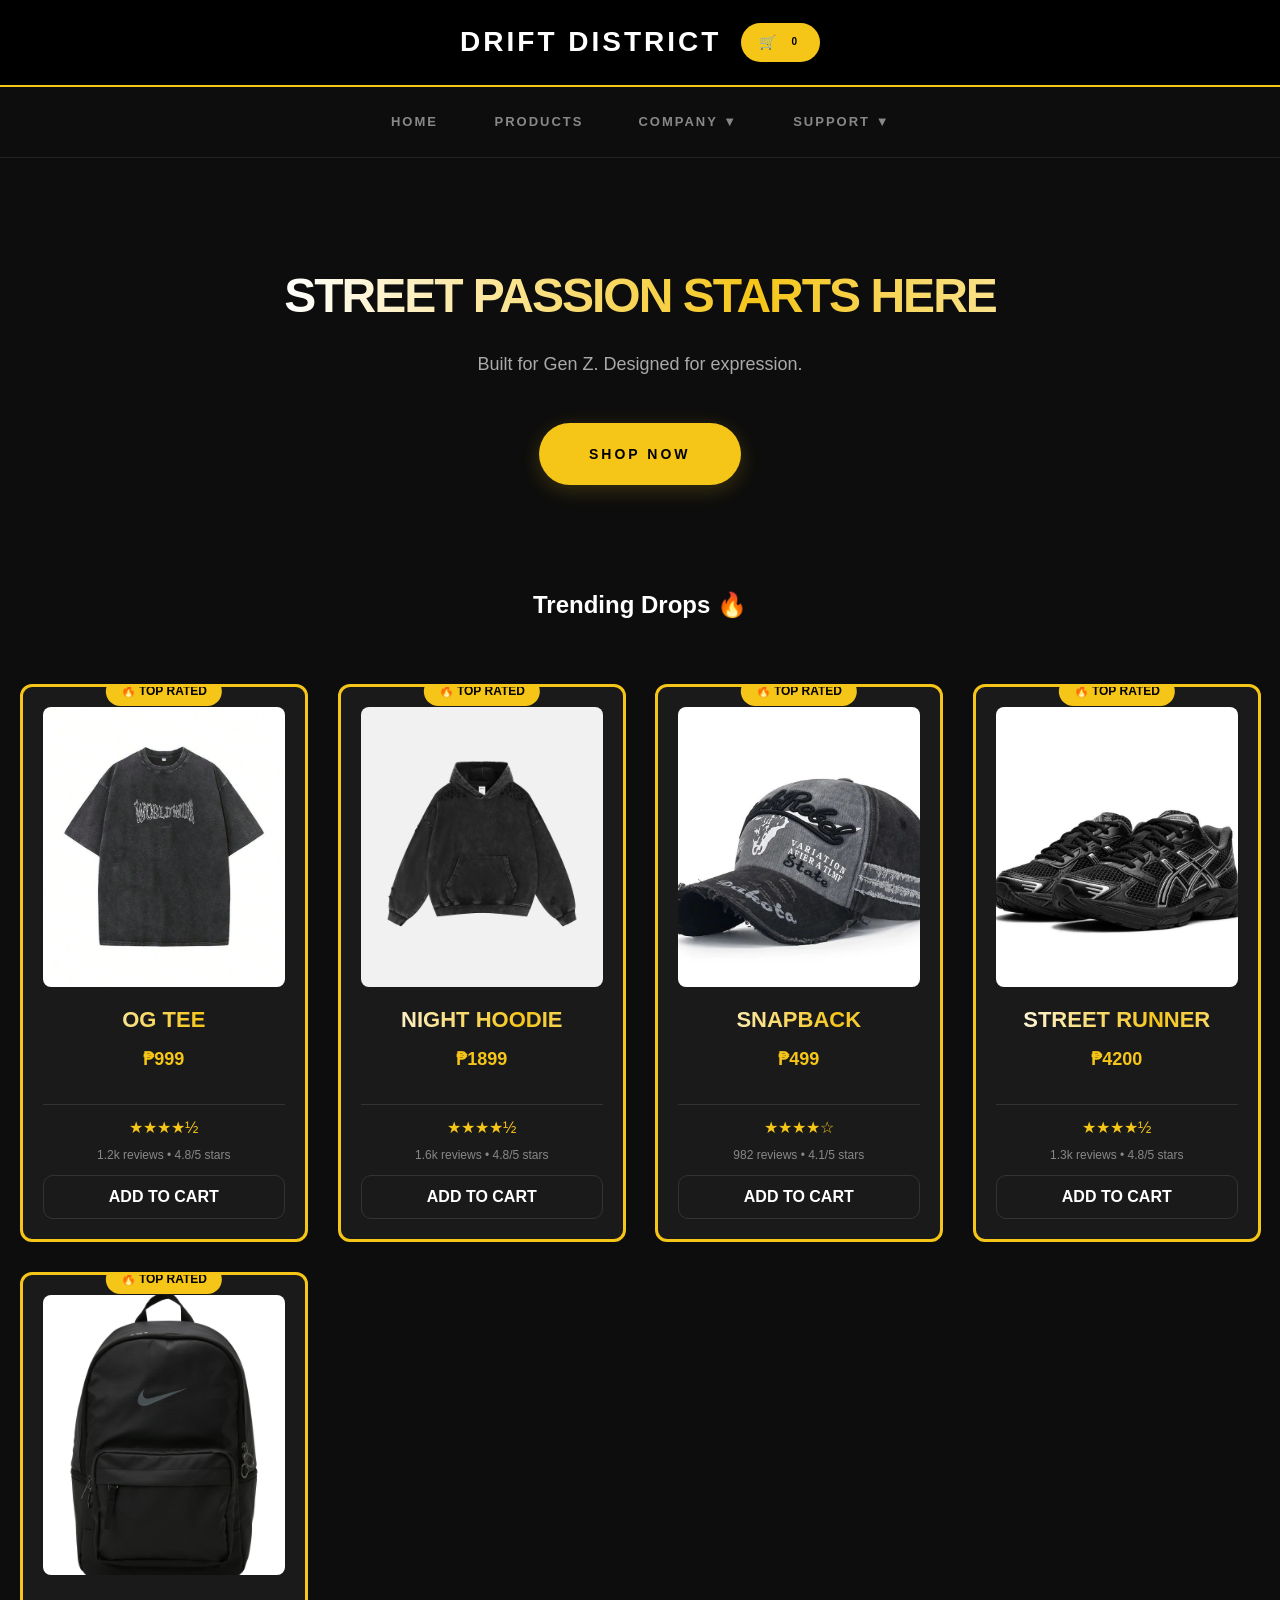
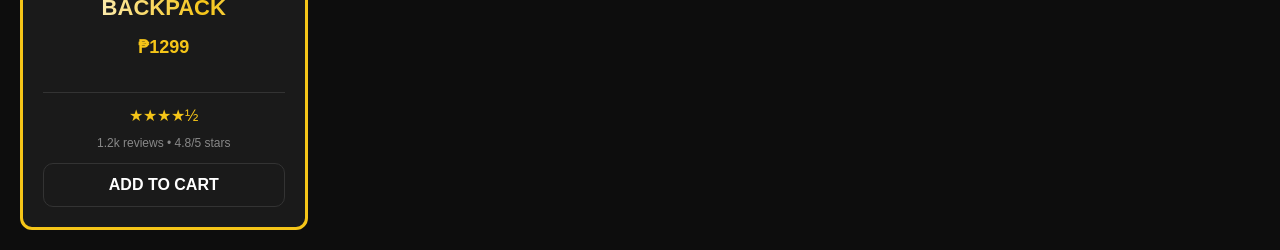
<file: index.html>
<!DOCTYPE html>
<html lang="en">
<head>
    <meta charset="UTF-8">
    <meta name="viewport" content="width=device-width, initial-scale=1.0">
    <title>Drift District | Trending Drops</title>
    <link rel="stylesheet" href="style.css">
    <style>
        .shimmer-text {
            background: linear-gradient(90deg, #fff, #f5c518, #fff, #f5c518);
            background-size: 200% auto;
            -webkit-background-clip: text;
            -webkit-text-fill-color: transparent;
            background-clip: text;
            animation: shine 3s linear infinite;
            font-weight: 800;
        }
        
        @keyframes shine {
            0% { background-position: -200% center; }
            100% { background-position: 200% center; }
        }
        
        .card:hover .shimmer-text {
            animation-duration: 1s;
        }

        @keyframes float {
            0%, 100% { transform: translateY(0); }
            50% { transform: translateY(-20px); }
        }
        
        .floating-icon {
            display: block;
            width: fit-content;
            margin: 0 auto 10px;
            animation: float 3s ease-in-out infinite !important;
        }

        .hero {
            overflow: visible;
            padding: 100px 20px;
            text-align: center;
        }

        .hero h2 {
            font-size: 3rem;
            text-transform: uppercase;
        }

        .products {
            display: grid;
            grid-template-columns: repeat(auto-fit, minmax(280px, 1fr));
            gap: 30px;
            padding: 20px;
            max-width: 1400px;
            margin: 0 auto;
        }

        .card {
            background: #1a1a1a;
            border: 1px solid #333;
            padding: 20px;
            text-align: center;
            border-radius: 12px;
            transition: transform 0.3s, border-color 0.3s;
            width: 100%;
            position: relative;
        }

        .card:hover {
            transform: scale(1.05);
            border-color: #f5c518;
        }

        .card img {
            width: 100%;
            height: 280px;
            object-fit: cover;
            border-radius: 8px;
            margin-bottom: 15px;
        }

        .review-section {
            margin-top: 10px;
            padding-top: 10px;
            border-top: 1px solid #333;
        }

        .stars {
            color: #f5c518;
            font-size: 16px;
            margin-bottom: 5px;
        }

        .review-count {
            color: #888;
            font-size: 12px;
            margin-bottom: 10px;
        }

        .top-rated-badge {
            position: absolute;
            top: -10px;
            left: 50%;
            transform: translateX(-50%);
            background: #f5c518;
            color: #000;
            padding: 5px 15px;
            border-radius: 15px;
            font-weight: bold;
            font-size: 12px;
            z-index: 10;
        }

        .card.top-rated {
            border: 3px solid #f5c518;
        }

        header {
            display: flex;
            flex-direction: column;
            align-items: center;
            width: 100%;
        }

        .header-top {
            display: flex;
            justify-content: center;
            align-items: center;
            gap: 20px;
            padding: 20px 40px;
            background: #000;
            border-bottom: 2px solid #f5c518;
            width: 100%;
        }

        .header-top h1 {
            margin: 0;
            font-size: 28px;
            letter-spacing: 3px;
        }

        .cart-icon {
            background: #f5c518;
            color: #000;
            padding: 8px 18px;
            border-radius: 30px;
            text-decoration: none;
            font-weight: bold;
            font-size: 14px;
            transition: 0.3s;
            display: inline-flex;
            align-items: center;
            gap: 8px;
        }

        .cart-icon:hover {
            background: #fff;
            transform: scale(1.05);
        }

        nav {
            display: flex;
            justify-content: center;
            align-items: center;
            gap: 25px;
            padding: 15px 20px;
            background: #0d0d0d;
            border-bottom: 1px solid #222;
            width: 100%;
        }

        nav > a, .dropdown > a {
            color: #888;
            text-decoration: none;
            font-weight: bold;
            font-size: 13px;
            text-transform: uppercase;
            letter-spacing: 2px;
            transition: 0.3s;
            padding: 10px 15px;
            cursor: pointer;
            display: flex;
            align-items: center;
            justify-content: center;
            text-align: center;
            min-width: 80px;
            height: 40px;
            line-height: 1;
            box-sizing: border-box;
        }

        .dropdown {
            position: relative;
            display: flex;
            align-items: center;
        }

        .dropdown > a {
            margin: 0;
        }

        nav > a:hover, .dropdown:hover > a {
            color: #f5c518;
        }

        .dropdown-content {
            display: none;
            position: absolute;
            background: #111;
            min-width: 160px;
            border: 1px solid #333;
            border-radius: 8px;
            z-index: 1000;
            top: 100%;
            left: 50%;
            transform: translateX(-50%);
            margin-top: 10px;
            box-shadow: 0 10px 30px rgba(0,0,0,0.5);
            overflow: hidden;
        }

        .dropdown:hover .dropdown-content {
            display: block;
            animation: fadeInDown 0.3s ease;
        }

        @keyframes fadeInDown {
            from {
                opacity: 0;
                transform: translateX(-50%) translateY(-10px);
            }
            to {
                opacity: 1;
                transform: translateX(-50%) translateY(0);
            }
        }

        .dropdown-content a {
            display: block;
            padding: 12px 20px;
            color: #888;
            text-decoration: none;
            font-size: 12px;
            text-transform: uppercase;
            letter-spacing: 1px;
            transition: all 0.3s ease;
            border-bottom: 1px solid #222;
            text-align: center;
        }

        .dropdown-content a:last-child {
            border-bottom: none;
        }

        .dropdown-content a:hover {
            background: #f5c518;
            color: #000;
        }

        @media (max-width: 768px) {
            .header-top {
                padding: 15px 20px;
                gap: 12px;
            }
            
            .header-top h1 {
                font-size: 20px;
            }
            
            .cart-icon {
                padding: 6px 14px;
                font-size: 12px;
            }
            
            nav {
                gap: 8px;
                padding: 12px 10px;
            }
            
            nav > a, .dropdown > a {
                font-size: 10px;
                padding: 8px 10px;
                min-width: 60px;
                height: 36px;
            }
        }

        @media (max-width: 600px) {
            .header-top h1 {
                font-size: 18px;
            }
            
            nav {
                gap: 5px;
            }
            
            nav > a, .dropdown > a {
                font-size: 9px;
                padding: 6px 8px;
                min-width: 50px;
                height: 32px;
            }
        }
    </style>
</head>
<body>

<div id="notification-container"></div>

<header>
    <div class="header-top">
        <h1>DRIFT DISTRICT</h1>
        <a href="cart.html" class="cart-icon">🛒 <span id="cart-count">0</span></a>
    </div>
    <nav>
        <a href="index.html">Home</a>
        <a href="products.html">Products</a>
        
        <div class="dropdown">
            <a>Company ▼</a>
            <div class="dropdown-content">
                <a href="about.html">About Us</a>
                <a href="team.html">Our Team</a>
                <a href="suppliers.html">Suppliers</a>
            </div>
        </div>
        
        <div class="dropdown">
            <a>Support ▼</a>
            <div class="dropdown-content">
                <a href="contact.html">Contact</a>
                <a href="admin.html">Admin Panel</a>
            </div>
        </div>
    </nav>
</header>

<section class="hero">
    <h2 class="floating-icon shimmer-text">Street Passion Starts Here</h2>
    <p>Built for Gen Z. Designed for expression.</p>
    <a href="products.html" class="btn">Shop Now</a>
</section>

<section class="featured">
    <h2 style="text-align: center; margin-bottom: 40px;">Trending Drops 🔥</h2>
    <div class="products" id="trending-grid"><p style="text-align: center; color: #888;">Loading...</p></div>
</section>

<script src="script.js"></script>
<script>
    function loadTrending() {
        const trendingGrid = document.getElementById('trending-grid');
        if (!trendingGrid) return;
        
        if (typeof inventory === 'undefined' || typeof productReviews === 'undefined') {
            setTimeout(loadTrending, 100);
            return;
        }
        
        const getAverageRating = (productName) => {
            const reviews = productReviews[productName] || [];
            if (reviews.length === 0) return 0;
            const sum = reviews.reduce((acc, r) => acc + r.stars, 0);
            return (sum / reviews.length).toFixed(1);
        };
        
        const getStarHTML = (rating) => {
            const numRating = parseFloat(rating);
            let stars = '';
            for (let i = 1; i <= 5; i++) {
                if (i <= numRating) stars += '★';
                else if (i - 0.5 <= numRating) stars += '½';
                else stars += '☆';
            }
            return stars;
        };
        
        const formatReviewCount = (count) => {
            if (count >= 1000) return (count / 1000).toFixed(1) + 'k';
            return count;
        };
        
        const isTopRated = (productName) => {
            return ["OG TEE", "NIGHT HOODIE", "SNAPBACK", "STREET RUNNER", "BACKPACK"].includes(productName);
        };
        
        const trendingItems = [
            inventory.tees[0],      
            inventory.hoodies[0],   
            inventory.caps[0],      
            inventory.shoes[1],     
            inventory.acc[3]        
        ];
        
        trendingGrid.innerHTML = trendingItems.map(item => {
            const avgRating = getAverageRating(item.name);
            const reviews = productReviews[item.name] || [];
            const reviewCount = reviews.length;
            const topRated = isTopRated(item.name);
            
            return `
            <div class="card ${topRated ? 'top-rated' : ''}">
                ${topRated ? '<div class="top-rated-badge">🔥 TOP RATED</div>' : ''}
                <img src="images/${item.img}" alt="${item.name}">
                <h3 class="shimmer-text">${item.name}</h3>
                <p>₱${item.price}</p>
                
                <div class="review-section">
                    <div class="stars">${getStarHTML(avgRating)}</div>
                    <div class="review-count">${formatReviewCount(reviewCount)} reviews • ${avgRating}/5 stars</div>
                </div>
                
                <button class="btn add-to-cart" data-name="${item.name}" data-price="${item.price}">Add to Cart</button>
            </div>
        `}).join('');
    }
    
    document.addEventListener('DOMContentLoaded', () => {
        setTimeout(loadTrending, 300);
    });
</script>

</body>
</html>
</file>
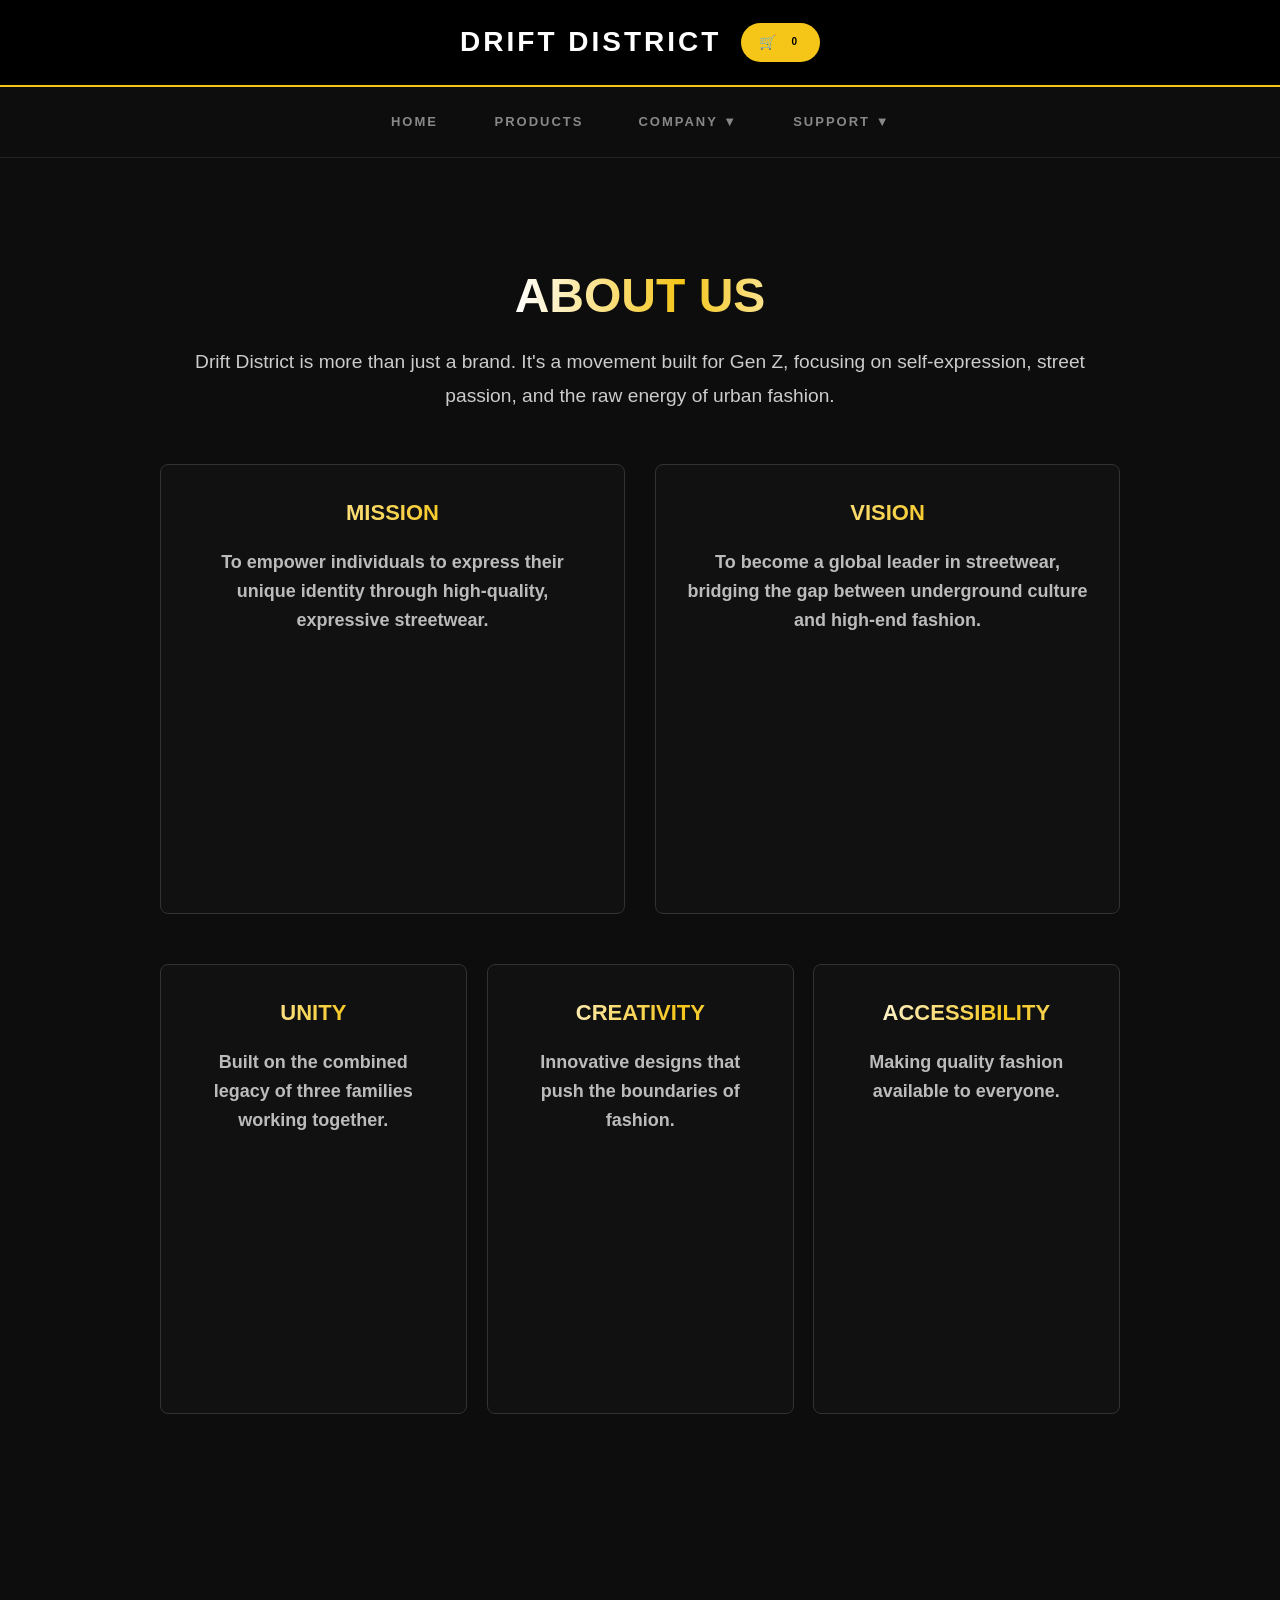
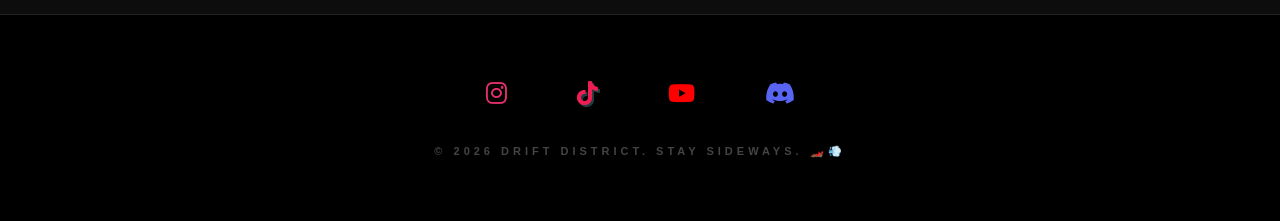
<file: about.html>
<!DOCTYPE html>
<html lang="en">
<head>
    <meta charset="UTF-8">
    <meta name="viewport" content="width=device-width, initial-scale=1.0">
    <title>About - Drift District</title>
    <link rel="stylesheet" href="style.css">
    <link rel="stylesheet" href="https://cdnjs.cloudflare.com/ajax/libs/font-awesome/6.0.0/css/all.min.css">
    
    <style>

        .shimmer-text {
            background: linear-gradient(90deg, #fff, #f5c518, #fff, #f5c518);
            background-size: 200% auto;
            -webkit-background-clip: text;
            -webkit-text-fill-color: transparent;
            background-clip: text;
            animation: shine 3s linear infinite;
            font-weight: 800;
            text-transform: uppercase;
        }
        
        @keyframes shine {
            0% { background-position: -200% center; }
            100% { background-position: 200% center; }
        }

        @keyframes float {
            0%, 100% { transform: translateY(0); }
            50% { transform: translateY(-20px); }
        }
        
        .floating-icon {
            display: block;
            width: fit-content;
            margin: 0 auto 10px;
            animation: float 3s ease-in-out infinite !important;
            color: #f5c518;
            font-size: 3rem; /* Sized for a heading */
            font-weight: 800;
        }

        .about-container {
            padding: 100px 20px;
            text-align: center;
            max-width: 1000px;
            margin: 0 auto;
        }

        .description-text {
            font-size: 1.2rem;
            line-height: 1.8;
            color: #ccc;
            margin-bottom: 50px;
        }
        
        .info-grid {
            display: grid; 
            grid-template-columns: repeat(auto-fit, minmax(300px, 1fr)); 
            gap: 30px; 
            margin-bottom: 50px;
        }

        .card {
            background: #111; /* Match your product card vibe */
            border: 1px solid #333;
            padding: 30px;
            border-radius: 8px;
            transition: 0.3s;
        }

        .card:hover {
            border-color: #f5c518;
            transform: translateY(-5px);
        }

        .card p {
            color: #bbb;
            margin-top: 10px;
        }

        footer {
            padding: 60px 20px;
            text-align: center;
            border-top: 1px solid #222;
        }

        .social-links a {
            color: white;
            margin: 0 15px;
            font-size: 1.5rem;
            transition: 0.3s;
        }

        .social-links a:hover {
            color: #f5c518;
        }
    </style>
</head>
<body>

<div id="notification-container"></div>

<header>
    <div class="header-top">
        <h1>DRIFT DISTRICT</h1>
        <a href="cart.html" class="cart-icon">🛒 <span id="cart-count">0</span></a>
    </div>
    <nav>
        <a href="index.html">Home</a>
        <a href="products.html">Products</a>
        

        <div class="dropdown">
            <a>Company ▼</a>
            <div class="dropdown-content">
                <a href="about.html">About Us</a>
                <a href="team.html">Our Team</a>
                <a href="suppliers.html">Suppliers</a>
            </div>
        </div>
        
        <div class="dropdown">
            <a>Support ▼</a>
            <div class="dropdown-content">
                <a href="contact.html">Contact</a>
                <a href="admin.html">Admin Panel</a>
            </div>
        </div>
    </nav>
</header>

<section class="about-container">
    <!-- Using the floating-icon class from Index -->
    <h2 class="floating-icon shimmer-text">ABOUT US</h2>
    
    <p class="description-text">
        Drift District is more than just a brand. It's a movement built for Gen Z, focusing on self-expression, street passion, and the raw energy of urban fashion.
    </p>

    <!-- Mission & Vision -->
    <div class="info-grid">
        <div class="card">
            <h3 class="shimmer-text">MISSION</h3>
            <p>To empower individuals to express their unique identity through high-quality, expressive streetwear.</p>
        </div>

        <div class="card">
            <h3 class="shimmer-text">VISION</h3>
            <p>To become a global leader in streetwear, bridging the gap between underground culture and high-end fashion.</p>
        </div>
    </div>

    <!-- Legacy / Values Section -->
    <div style="display: grid; grid-template-columns: repeat(auto-fit, minmax(250px, 1fr)); gap: 20px;">
        <div class="card">
            <h3 style="color: #f5c518;">UNITY</h3>
            <p>Built on the combined legacy of three families working together.</p>
        </div>
        <div class="card">
            <h3 style="color: #f5c518;">CREATIVITY</h3>
            <p>Innovative designs that push the boundaries of fashion.</p>
        </div>
        <div class="card">
            <h3 style="color: #f5c518;">ACCESSIBILITY</h3>
            <p>Making quality fashion available to everyone.</p>
        </div>
    </div>
</section>

<footer>
    <div class="footer-content">
        <div class="social-links">
            <a href="#" target="_blank" class="instagram"><i class="fab fa-instagram"></i></a>
            <a href="#" target="_blank" class="tiktok"><i class="fab fa-tiktok"></i></a>
            <a href="#" target="_blank" class="youtube"><i class="fab fa-youtube"></i></a>
            <a href="#" target="_blank" class="discord"><i class="fab fa-discord"></i></a>
        </div>
        <p class="copyright">
            © 2026 DRIFT DISTRICT. STAY SIDEWAYS. 🏎️💨
        </p>
    </div>
</footer>
<script src="script.js"></script>
</body>
</html>
</file>
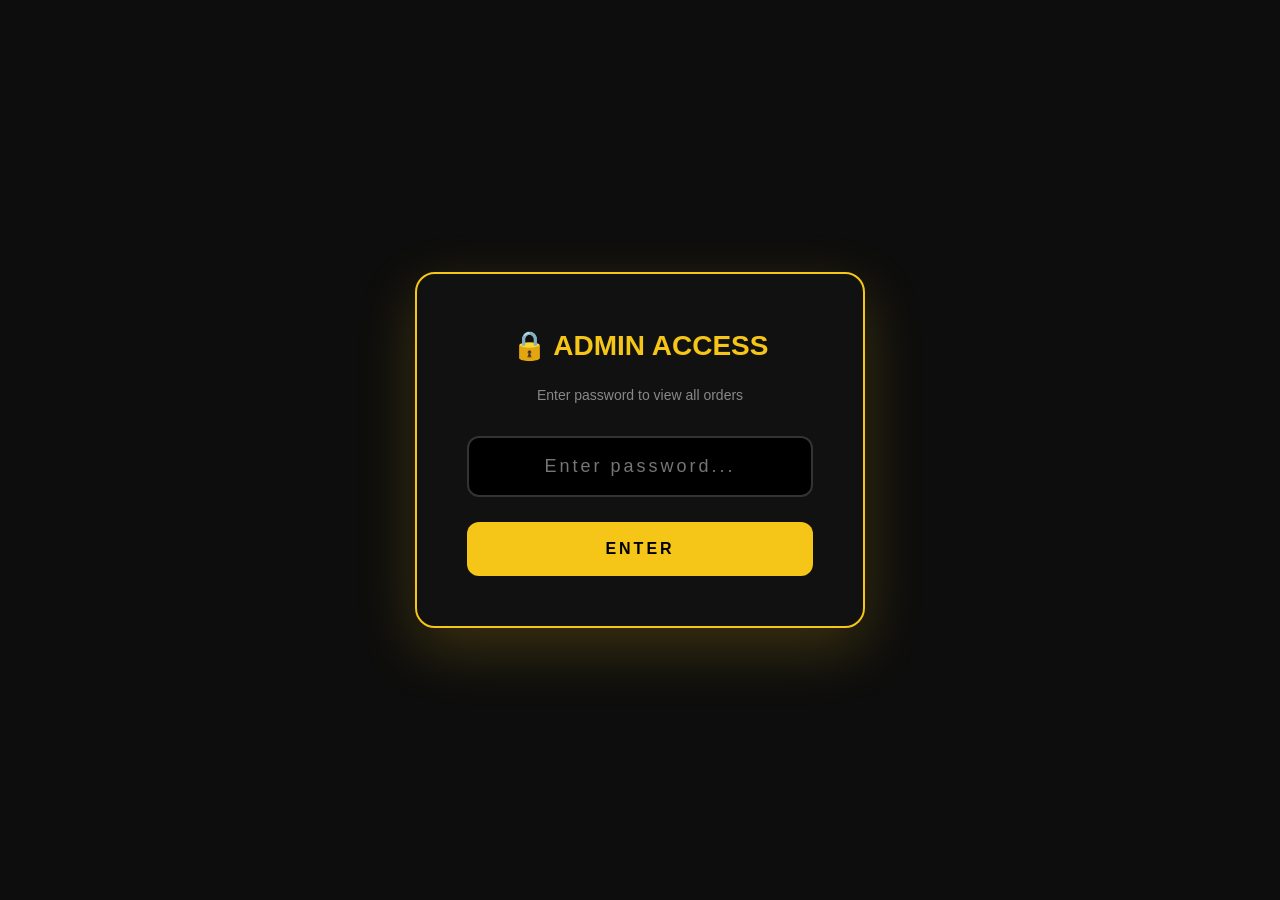
<file: admin.html>
<!DOCTYPE html>
<html lang="en">
<head>
    <meta charset="UTF-8">
    <meta name="viewport" content="width=device-width, initial-scale=1.0">
    <title>Admin - Drift District</title>
    <link rel="stylesheet" href="style.css">
    <link rel="stylesheet" href="https://cdnjs.cloudflare.com/ajax/libs/font-awesome/6.0.0/css/all.min.css">
    <style>
        .admin-container {
            padding: 40px 20px;
            max-width: 1200px;
            margin: 0 auto;
        }

        .password-gate {
            position: fixed;
            top: 0;
            left: 0;
            right: 0;
            bottom: 0;
            background: #0d0d0d;
            display: flex;
            align-items: center;
            justify-content: center;
            z-index: 10000;
        }

        .password-box {
            background: #111;
            border: 2px solid #f5c518;
            padding: 50px;
            border-radius: 20px;
            text-align: center;
            max-width: 450px;
            width: 90%;
            box-shadow: 0 20px 60px rgba(245, 197, 24, 0.2);
        }

        .password-box h2 {
            color: #f5c518;
            margin-bottom: 15px;
            font-size: 28px;
        }

        .password-box p {
            color: #888;
            margin-bottom: 30px;
            font-size: 14px;
        }

        .password-box input {
            width: 100%;
            padding: 18px 25px;
            background: #000;
            border: 2px solid #333;
            color: #fff;
            border-radius: 12px;
            margin-bottom: 25px;
            font-size: 18px;
            text-align: center;
            letter-spacing: 3px;
            outline: none;
            transition: 0.3s;
        }

        .password-box input:focus {
            border-color: #f5c518;
            box-shadow: 0 0 20px rgba(245, 197, 24, 0.3);
        }

        .password-box button {
            width: 100%;
            padding: 18px;
            background: #f5c518;
            color: #000;
            border: none;
            border-radius: 12px;
            font-weight: 900;
            cursor: pointer;
            font-size: 16px;
            text-transform: uppercase;
            letter-spacing: 3px;
            transition: 0.3s;
        }

        .password-box button:hover {
            background: #fff;
            transform: translateY(-3px);
            box-shadow: 0 10px 30px rgba(245, 197, 24, 0.4);
        }

        .admin-header {
            text-align: center;
            margin-bottom: 40px;
            padding: 30px;
            background: #111;
            border: 2px solid #f5c518;
            border-radius: 15px;
        }

        .admin-header h2 {
            color: #f5c518;
            font-size: 32px;
            margin-bottom: 10px;
        }

        .admin-header p {
            color: #888;
            font-size: 14px;
        }

        .stats-grid {
            display: grid;
            grid-template-columns: repeat(auto-fit, minmax(150px, 1fr));
            gap: 20px;
            margin-bottom: 40px;
        }

        .stat-card {
            background: #111;
            border: 1px solid #333;
            padding: 25px;
            border-radius: 12px;
            text-align: center;
            transition: 0.3s;
        }

        .stat-card:hover {
            border-color: #f5c518;
            transform: translateY(-5px);
        }

        .stat-card h4 {
            color: #888;
            font-size: 12px;
            text-transform: uppercase;
            margin-bottom: 10px;
            letter-spacing: 2px;
        }

        .stat-card p {
            color: #f5c518;
            font-size: 32px;
            font-weight: 900;
        }

        .admin-order-card {
            background: #111;
            border: 1px solid #333;
            border-radius: 15px;
            padding: 25px;
            margin-bottom: 20px;
            transition: 0.3s;
        }

        .admin-order-card:hover {
            border-color: #f5c518;
            transform: translateY(-5px);
            box-shadow: 0 10px 30px rgba(245, 197, 24, 0.1);
        }

        .order-header {
            display: flex;
            justify-content: space-between;
            align-items: center;
            margin-bottom: 20px;
            padding-bottom: 20px;
            border-bottom: 1px solid #333;
            flex-wrap: wrap;
            gap: 15px;
        }

        .order-id {
            color: #f5c518;
            font-size: 24px;
            font-weight: 900;
            letter-spacing: 2px;
        }

        .order-details {
            display: grid;
            grid-template-columns: repeat(auto-fit, minmax(200px, 1fr));
            gap: 20px;
            margin-bottom: 20px;
        }

        .detail-group h4 {
            color: #888;
            font-size: 11px;
            text-transform: uppercase;
            margin-bottom: 8px;
            letter-spacing: 1px;
        }

        .detail-group p {
            color: #fff;
            font-size: 15px;
        }

        .items-list {
            background: #0d0d0d;
            padding: 20px;
            border-radius: 10px;
            margin-bottom: 20px;
        }

        .items-list h4 {
            color: #f5c518;
            margin-bottom: 15px;
            font-size: 14px;
            text-transform: uppercase;
        }

        .item-row {
            display: flex;
            justify-content: space-between;
            padding: 12px 0;
            border-bottom: 1px solid #222;
            color: #ccc;
            font-size: 14px;
        }

        .item-row:last-child {
            border-bottom: none;
        }

        .hidden { 
            display: none !important; 
        }

        .no-orders {
            text-align: center;
            padding: 80px 20px;
            color: #888;
        }

        .admin-notification {
            position: fixed;
            bottom: 30px;
            right: 30px;
            background: #f5c518;
            color: #000;
            padding: 16px 28px;
            border-radius: 12px;
            font-weight: 900;
            text-transform: uppercase;
            box-shadow: 0 10px 30px rgba(0,0,0,0.5);
            z-index: 10001;
            animation: slideIn 0.3s ease, fadeOut 0.3s 2.7s forwards;
        }

        @keyframes slideIn {
            from { transform: translateX(120%); opacity: 0; }
            to { transform: translateX(0); opacity: 1; }
        }

        @keyframes fadeOut {
            to { opacity: 0; transform: translateY(20px); }
        }

        @keyframes shake {
            0%, 100% { transform: translateX(0); }
            25% { transform: translateX(-10px); }
            75% { transform: translateX(10px); }
        }
    </style>
</head>
<body>

<header>
    <div class="header-top">
        <h1>DRIFT DISTRICT</h1>
        <a href="cart.html" class="cart-icon">🛒 <span id="cart-count">0</span></a>
    </div>
    <nav>
        <a href="index.html">Home</a>
        <a href="products.html">Products</a>
        
        <div class="dropdown">
            <a>Company ▼</a>
            <div class="dropdown-content">
                <a href="about.html">About Us</a>
                <a href="team.html">Our Team</a>
                <a href="suppliers.html">Suppliers</a>
            </div>
        </div>
        
        <div class="dropdown">
            <a>Support ▼</a>
            <div class="dropdown-content">
                <a href="contact.html">Contact</a>
                <a href="admin.html">Admin Panel</a>
            </div>
        </div>
    </nav>
</header>

<div class="password-gate" id="passwordGate">
    <div class="password-box">
        <h2>🔒 ADMIN ACCESS</h2>
        <p>Enter password to view all orders</p>
        <input type="password" id="adminPassword" placeholder="Enter password..." onkeypress="if(event.key==='Enter')checkPassword()">
        <button onclick="checkPassword()">ENTER</button>
        <p id="errorMsg" style="color: #ef4444; margin-top: 20px; display: none; font-weight: bold;">Wrong password!</p>
    </div>
</div>

<div class="admin-container hidden" id="adminDashboard">
    <div class="admin-header">
        <h2>📦 ORDER MANAGEMENT</h2>
        <p>View all customer orders</p>
    </div>
    
    <div class="stats-grid">
        <div class="stat-card">
            <h4>Total Orders</h4>
            <p id="totalOrders">0</p>
        </div>
        <div class="stat-card">
            <h4>Total Revenue</h4>
            <p id="totalRevenue">₱0</p>
        </div>
    </div>

    <div id="ordersList"></div>
</div>

<footer>
    <div class="footer-content">
        <div class="social-links">
            <a href="#" class="instagram"><i class="fab fa-instagram"></i></a>
            <a href="#" class="tiktok"><i class="fab fa-tiktok"></i></a>
            <a href="#" class="youtube"><i class="fab fa-youtube"></i></a>
            <a href="#" class="discord"><i class="fab fa-discord"></i></a>
        </div>
        <p class="copyright">© 2026 DRIFT DISTRICT. STAY SIDEWAYS. 🏎️💨</p>
    </div>
</footer>

<script>
    const ADMIN_PASSWORD = 'drift2026';
    
    function showNotification(msg) {
        const notif = document.createElement('div');
        notif.className = 'admin-notification';
        notif.innerText = msg;
        document.body.appendChild(notif);
        setTimeout(() => notif.remove(), 3000);
    }
    
    function checkPassword() {
        const input = document.getElementById('adminPassword').value;
        if (input === ADMIN_PASSWORD) {
            document.getElementById('passwordGate').classList.add('hidden');
            document.getElementById('adminDashboard').classList.remove('hidden');
            loadOrders();
        } else {
            document.getElementById('errorMsg').style.display = 'block';
            document.querySelector('.password-box').style.animation = 'shake 0.5s';
            setTimeout(() => {
                document.querySelector('.password-box').style.animation = '';
            }, 500);
        }
    }
    
    function loadOrders() {
        let orders = JSON.parse(localStorage.getItem('driftOrders')) || [];
        
        document.getElementById('totalOrders').textContent = orders.length;
        
        const revenue = orders.reduce((sum, o) => sum + (o.total || 0), 0);
        document.getElementById('totalRevenue').textContent = '₱' + revenue.toLocaleString();
        
        const container = document.getElementById('ordersList');
        
        if (orders.length === 0) {
            container.innerHTML = `
                <div class="no-orders">
                    <p style="font-size: 48px; margin-bottom: 20px;">📭</p>
                    <p style="font-size: 18px; margin-bottom: 10px;">No orders found</p>
                </div>
            `;
            return;
        }
        
        container.innerHTML = orders.map(order => `
            <div class="admin-order-card">
                <div class="order-header">
                    <div>
                        <span class="order-id">#${order.id}</span>
                        <p style="color: #666; font-size: 12px; margin-top: 8px;">
                            📅 ${order.date || 'N/A'} | 
                            👤 ${order.customer?.name || 'N/A'} | 
                            📱 ${order.customer?.phone || 'N/A'}
                        </p>
                    </div>
                </div>
                
                <div class="order-details">
                    <div class="detail-group">
                        <h4>Total Amount</h4>
                        <p>₱${(order.total || 0).toLocaleString()}</p>
                    </div>
                </div>
                
                <div class="items-list">
                    <h4>Order Items (${order.items?.length || 0})</h4>
                    ${order.items?.map(item => `
                        <div class="item-row">
                            <span>${item.name} x ${item.quantity}</span>
                            <span>₱${((item.price || 0) * (item.quantity || 1)).toLocaleString()}</span>
                        </div>
                    `).join('') || '<div class="item-row">No items</div>'}
                </div>
            </div>
        `).join('');
    }
    
    window.checkPassword = checkPassword;
    window.loadOrders = loadOrders;
</script>

</body>
</html>
</file>
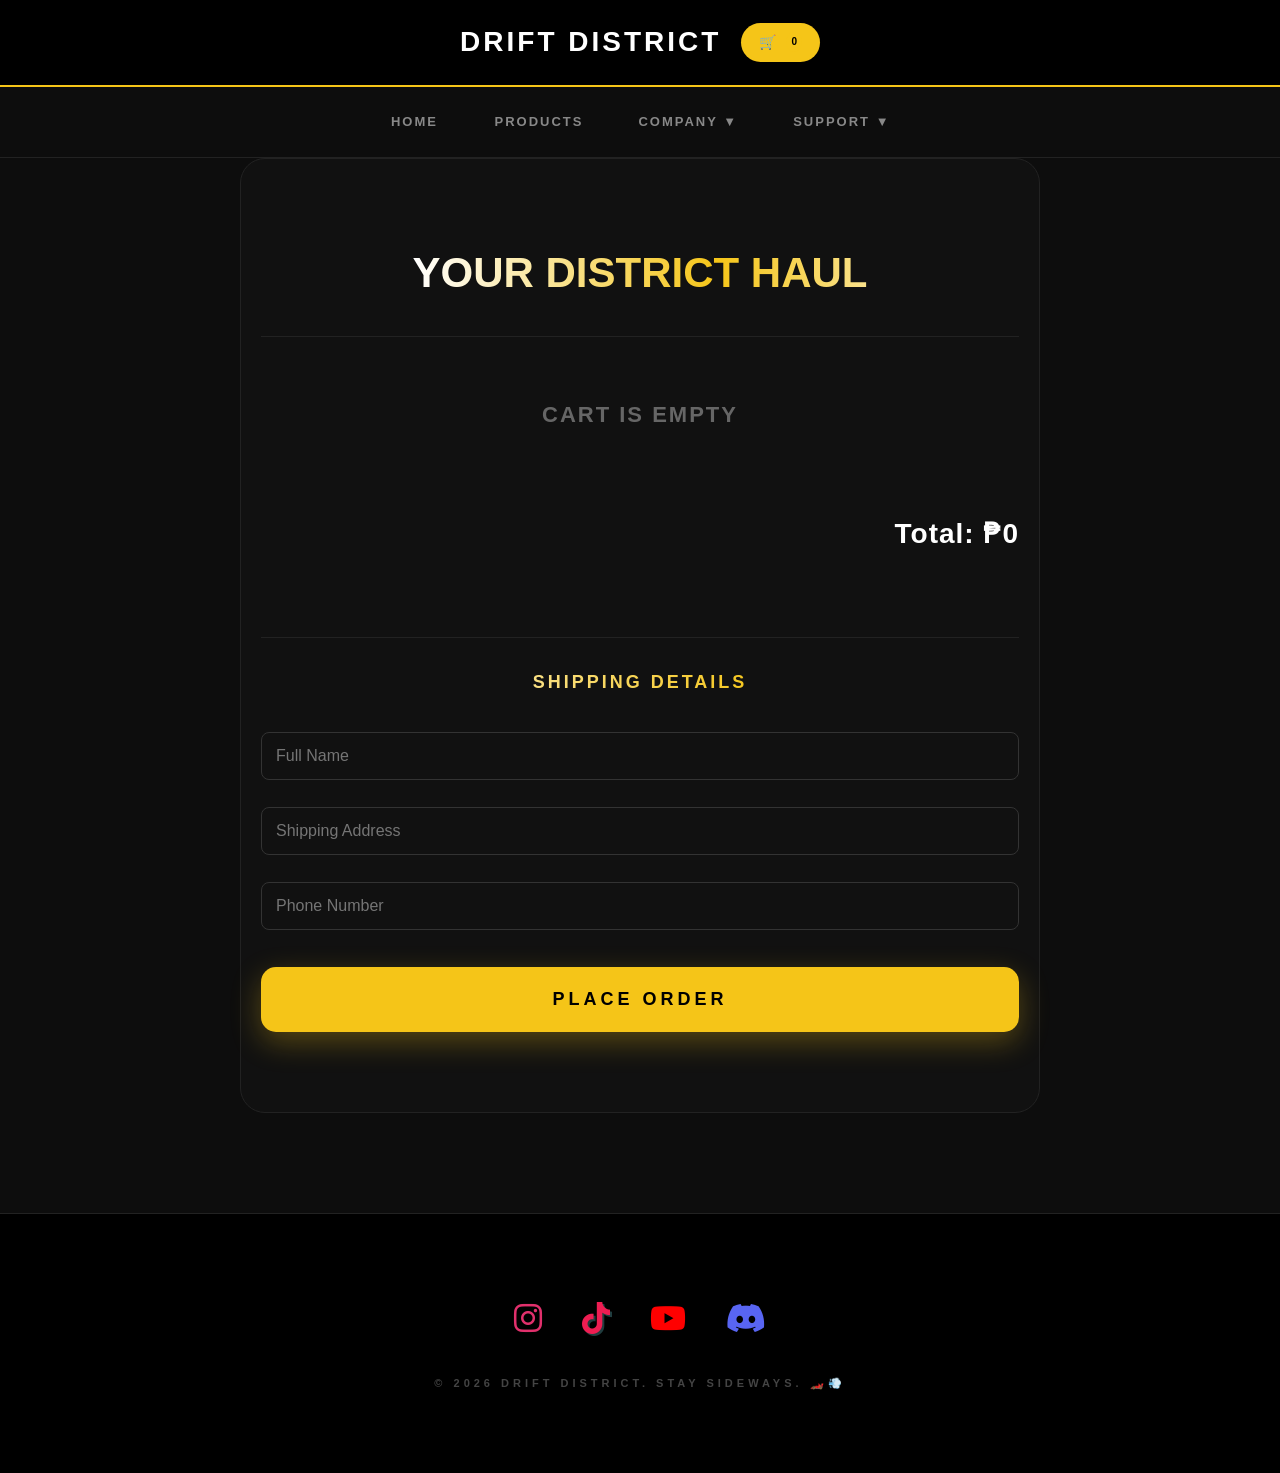
<file: cart.html>
<!DOCTYPE html>
<html lang="en">
<head>
    <meta charset="UTF-8">
    <meta name="viewport" content="width=device-width, initial-scale=1.0">
    <title>Your Cart - Drift District</title>
    <link rel="stylesheet" href="style.css">
    <link rel="stylesheet" href="https://cdnjs.cloudflare.com/ajax/libs/font-awesome/6.0.0/css/all.min.css">
    <style>

        .shimmer-text {
            background: linear-gradient(90deg, #fff, #f5c518, #fff, #f5c518);
            background-size: 200% auto;
            -webkit-background-clip: text;
            -webkit-text-fill-color: transparent;
            background-clip: text;
            animation: shine 3s linear infinite;
            font-weight: 800;
            text-transform: uppercase;
        }

        @keyframes shine {
            0% { background-position: -200% center; }
            100% { background-position: 200% center; }
        }

        @keyframes float {
            0%, 100% { transform: translateY(0); }
            50% { transform: translateY(-20px); }
        }
        
        .floating-icon {
            display: block;
            width: fit-content;
            margin: 0 auto 10px;
            animation: float 3s ease-in-out infinite !important;
        }

        /* Cart Specific Styling */
        .cart-container {
            padding: 80px 20px;
            max-width: 800px;
            margin: 0 auto;
        }

        #cart-items {
            margin-top: 30px;
            border-top: 1px solid #222;
        }

        .cart-item {
            display: flex;
            justify-content: space-between;
            align-items: center;
            padding: 20px;
            background: #111;
            margin-bottom: 10px;
            border-radius: 8px;
            border-left: 3px solid #f5c518;
        }

        .remove-btn {
            background: #ff4444;
            color: white;
            border: none;
            padding: 5px 10px;
            border-radius: 4px;
            cursor: pointer;
            font-weight: bold;
        }

        .checkout-form input {
            width: 100%;
            padding: 14px;
            margin-bottom: 12px;
            background: #111;
            border: 1px solid #333;
            color: white;
            border-radius: 8px;
            outline: none;
        }

        .checkout-form input:focus {
            border-color: #f5c518;
        }
    </style>
</head>
<body>

<div id="notification-container"></div>

<header>
    <div class="header-top">
        <h1>DRIFT DISTRICT</h1>
        <a href="cart.html" class="cart-icon">🛒 <span id="cart-count">0</span></a>
    </div>
    <nav>
        <a href="index.html">Home</a>
        <a href="products.html">Products</a>
        

        <div class="dropdown">
            <a>Company ▼</a>
            <div class="dropdown-content">
                <a href="about.html">About Us</a>
                <a href="team.html">Our Team</a>
                <a href="suppliers.html">Suppliers</a>
            </div>
        </div>
        

        <div class="dropdown">
            <a>Support ▼</a>
            <div class="dropdown-content">
                <a href="contact.html">Contact</a>
                <a href="admin.html">Admin Panel</a>
            </div>
        </div>
    </nav>
</header>

<div class="cart-container">

    <h2 class="floating-icon shimmer-text" style="font-size: 42px; text-align: center;">YOUR DISTRICT HAUL</h2>
    
    <div id="cart-items">

    </div>

    <div id="cart-total" style="text-align:right; margin-top: 20px; font-weight: 900; font-size: 28px; color: #fff; letter-spacing: 1px;">
        Total: ₱0
    </div>

    <div class="checkout-form">
        <h3 class="shimmer-text" style="margin-top: 50px; border-top: 1px solid #222; padding-top: 30px; text-align: center; font-size: 18px; letter-spacing: 3px; margin-bottom: 20px;">SHIPPING DETAILS</h3>
        <input type="text" id="name" placeholder="Full Name" required>
        <input type="text" id="address" placeholder="Shipping Address" required>
        <input type="tel" id="phone" placeholder="Phone Number" required pattern="[0-9]*" inputmode="numeric" onkeypress="return event.charCode >= 48 && event.charCode <= 57" oninput="this.value = this.value.replace(/[^0-9]/g, '')">
        
        <button class="btn checkout-btn" onclick="checkout()" style="width: 100%; padding: 18px; font-size: 18px; font-weight: 800; background: #f5c518; color: #000; border: none; cursor: pointer; border-radius: 8px; margin-top: 10px;">PLACE ORDER</button>
    </div>
</div>

<script src="script.js"></script>

<footer>
    <div class="footer-content">
        <div class="social-links">
            <a href="#" target="_blank" class="instagram"><i class="fab fa-instagram"></i></a>
            <a href="#" target="_blank" class="tiktok"><i class="fab fa-tiktok"></i></a>
            <a href="#" target="_blank" class="youtube"><i class="fab fa-youtube"></i></a>
            <a href="#" target="_blank" class="discord"><i class="fab fa-discord"></i></a>
        </div>
        <p class="copyright">
            © 2026 DRIFT DISTRICT. STAY SIDEWAYS. 🏎️💨
        </p>
    </div>
</footer>


</body>
</html>
</file>
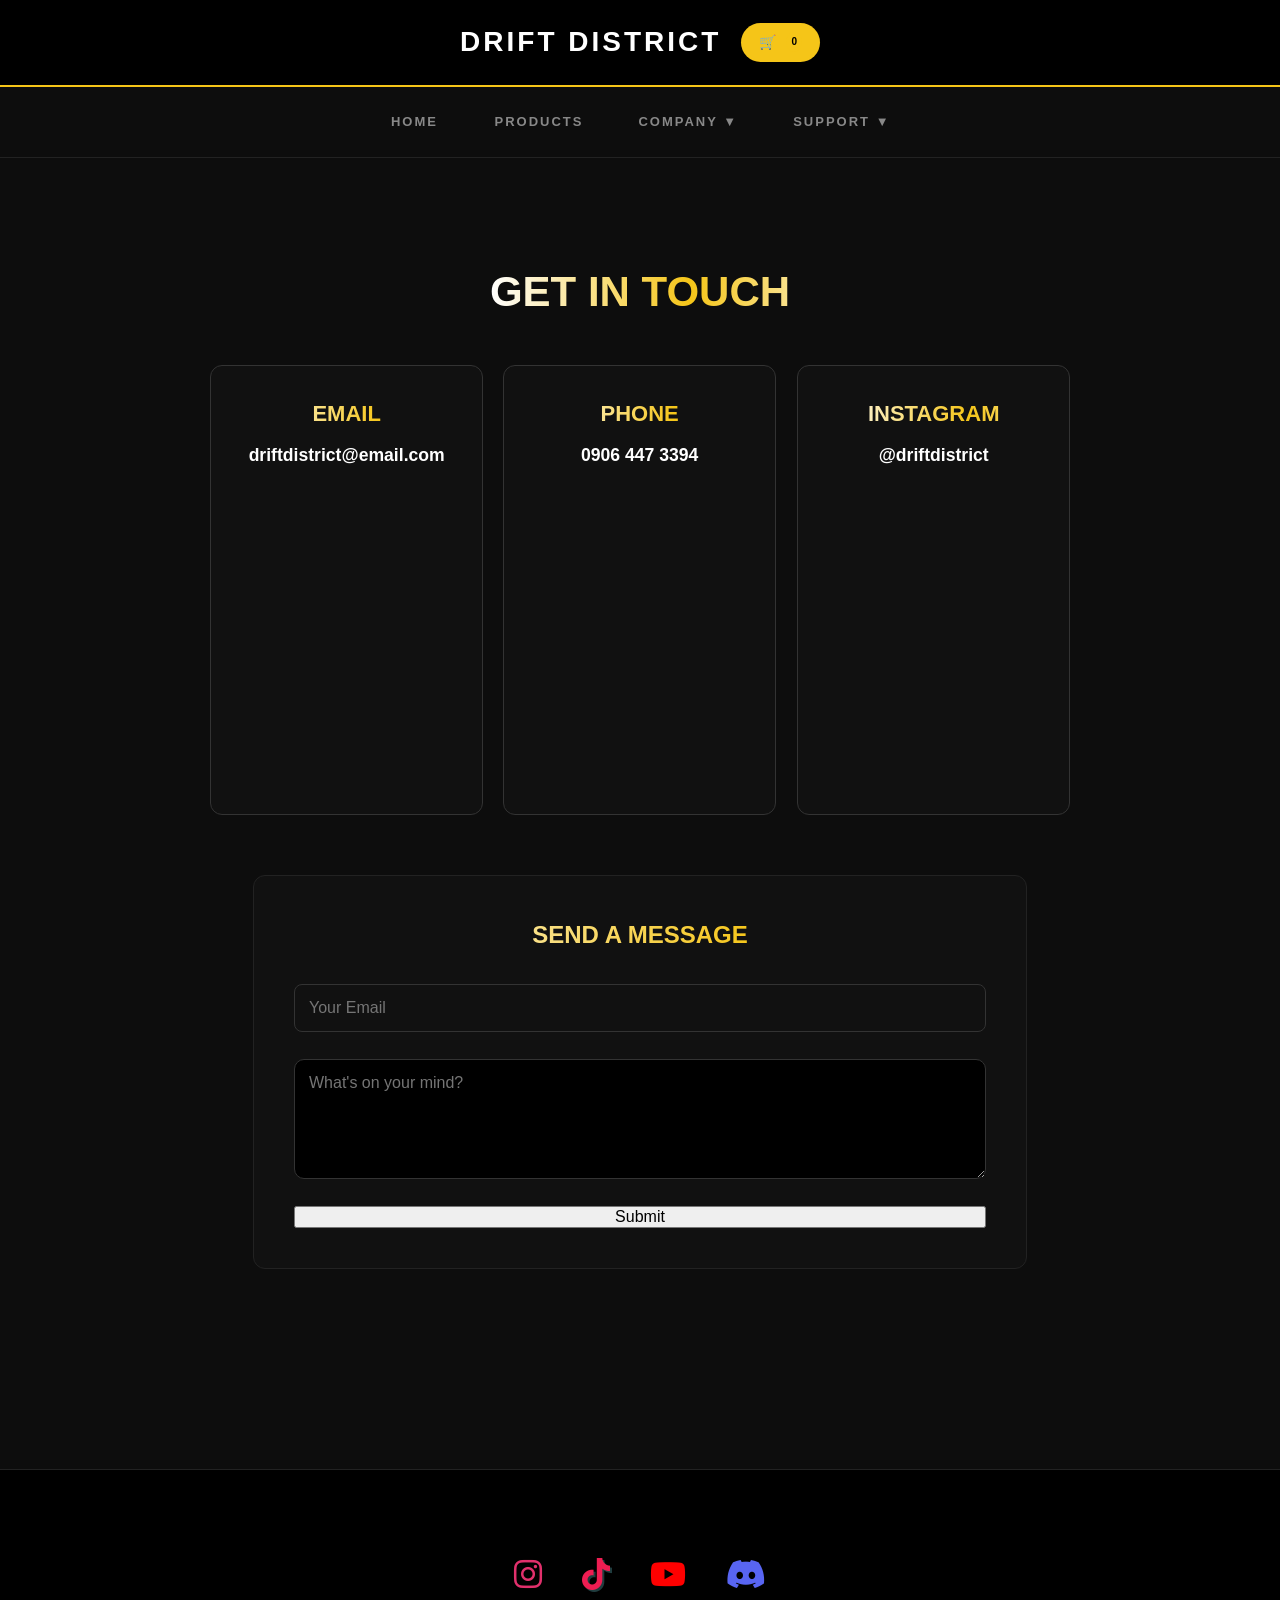
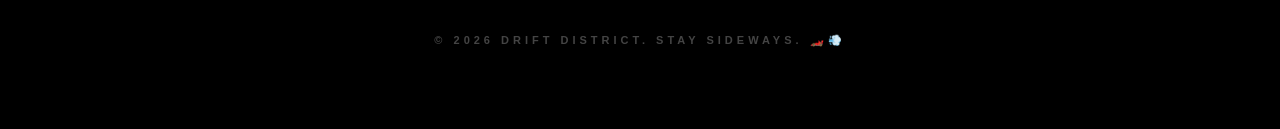
<file: contact.html>
<!DOCTYPE html>
<html lang="en">
<head>
    <meta charset="UTF-8">
    <meta name="viewport" content="width=device-width, initial-scale=1.0">
    <title>Contact - Drift District</title>
    <link rel="stylesheet" href="style.css">
    <link rel="stylesheet" href="https://cdnjs.cloudflare.com/ajax/libs/font-awesome/6.0.0/css/all.min.css">
    <style>

        .shimmer-text {
            background: linear-gradient(90deg, #fff, #f5c518, #fff, #f5c518);
            background-size: 200% auto;
            -webkit-background-clip: text;
            -webkit-text-fill-color: transparent;
            background-clip: text;
            animation: shine 3s linear infinite;
            font-weight: 800;
            text-transform: uppercase;
        }

        @keyframes shine {
            0% { background-position: -200% center; }
            100% { background-position: 200% center; }
        }

        @keyframes float {
            0%, 100% { transform: translateY(0); }
            50% { transform: translateY(-20px); }
        }
        
        .floating-icon {
            display: block;
            width: fit-content;
            margin: 0 auto 10px;
            animation: float 3s ease-in-out infinite !important;
        }

        .contact-details p {
            color: #ffffff; 
            font-size: 1.1rem;
        }

        .card {
            background: #111;
            border: 1px solid #333;
            padding: 30px;
            border-radius: 12px;
            transition: 0.3s;
        }

        .card:hover {
            border-color: #f5c518;
            transform: translateY(-5px);
        }
    </style>
</head>
<body>

<div id="notification-container"></div>

<header>
    <div class="header-top">
        <h1>DRIFT DISTRICT</h1>
        <a href="cart.html" class="cart-icon">🛒 <span id="cart-count">0</span></a>
    </div>
    <nav>
        <a href="index.html">Home</a>
        <a href="products.html">Products</a>
        

        <div class="dropdown">
            <a>Company ▼</a>
            <div class="dropdown-content">
                <a href="about.html">About Us</a>
                <a href="team.html">Our Team</a>
                <a href="suppliers.html">Suppliers</a>
            </div>
        </div>
        

        <div class="dropdown">
            <a>Support ▼</a>
            <div class="dropdown-content">
                <a href="contact.html">Contact</a>
                <a href="admin.html">Admin Panel</a>
            </div>
        </div>
    </nav>
</header>

<section style="padding: 100px 20px; text-align: center; max-width: 900px; margin: 0 auto;">
    <h2 class="floating-icon shimmer-text" style="font-size: 42px; margin-bottom: 40px;">GET IN TOUCH</h2>
    
    <div class="contact-details" style="display: grid; grid-template-columns: repeat(auto-fit, minmax(250px, 1fr)); gap: 20px;">
        
        <div class="card">
            <h3 style="color: #f5c518; margin-bottom: 10px; font-weight: 800;">EMAIL</h3>
            <p>driftdistrict@email.com</p>
        </div>

        <div class="card">
            <h3 style="color: #f5c518; margin-bottom: 10px; font-weight: 800;">PHONE</h3>
            <p>0906 447 3394</p>
        </div>

        <div class="card">
            <h3 style="color: #f5c518; margin-bottom: 10px; font-weight: 800;">INSTAGRAM</h3>
            <p>@driftdistrict</p>
        </div>

    </div>

    <div class="cart-container" style="margin-top: 60px; text-align: left; background: #111; padding: 40px; border-radius: 12px; border: 1px solid #222;">
        <h3 class="shimmer-text" style="text-align: center; margin-bottom: 30px; font-size: 24px;">SEND A MESSAGE</h3>
        <form class="checkout-form">

            <input type="email" placeholder="Your Email" required>
            <textarea style="width: 100%; padding: 14px; background: #000; border: 1px solid #333; color: white; border-radius: 10px; outline: none; height: 120px; margin-bottom: 12px; font-family: inherit;" placeholder="What's on your mind?"></textarea>
            <button type="button" class="btn" onclick="showNotification('Message Sent! We\'ll get back to you, bro.')" style="width: 100%;">Submit</button>
        </form>
    </div>
</section>

<footer>
    <div class="footer-content">
        <div class="social-links">
            <a href="#" target="_blank" class="instagram"><i class="fab fa-instagram"></i></a>
            <a href="#" target="_blank" class="tiktok"><i class="fab fa-tiktok"></i></a>
            <a href="#" target="_blank" class="youtube"><i class="fab fa-youtube"></i></a>
            <a href="#" target="_blank" class="discord"><i class="fab fa-discord"></i></a>
        </div>
        <p class="copyright">
            © 2026 DRIFT DISTRICT. STAY SIDEWAYS. 🏎️💨
        </p>
    </div>
</footer>


<script src="script.js"></script>
</body>
</html>
</file>
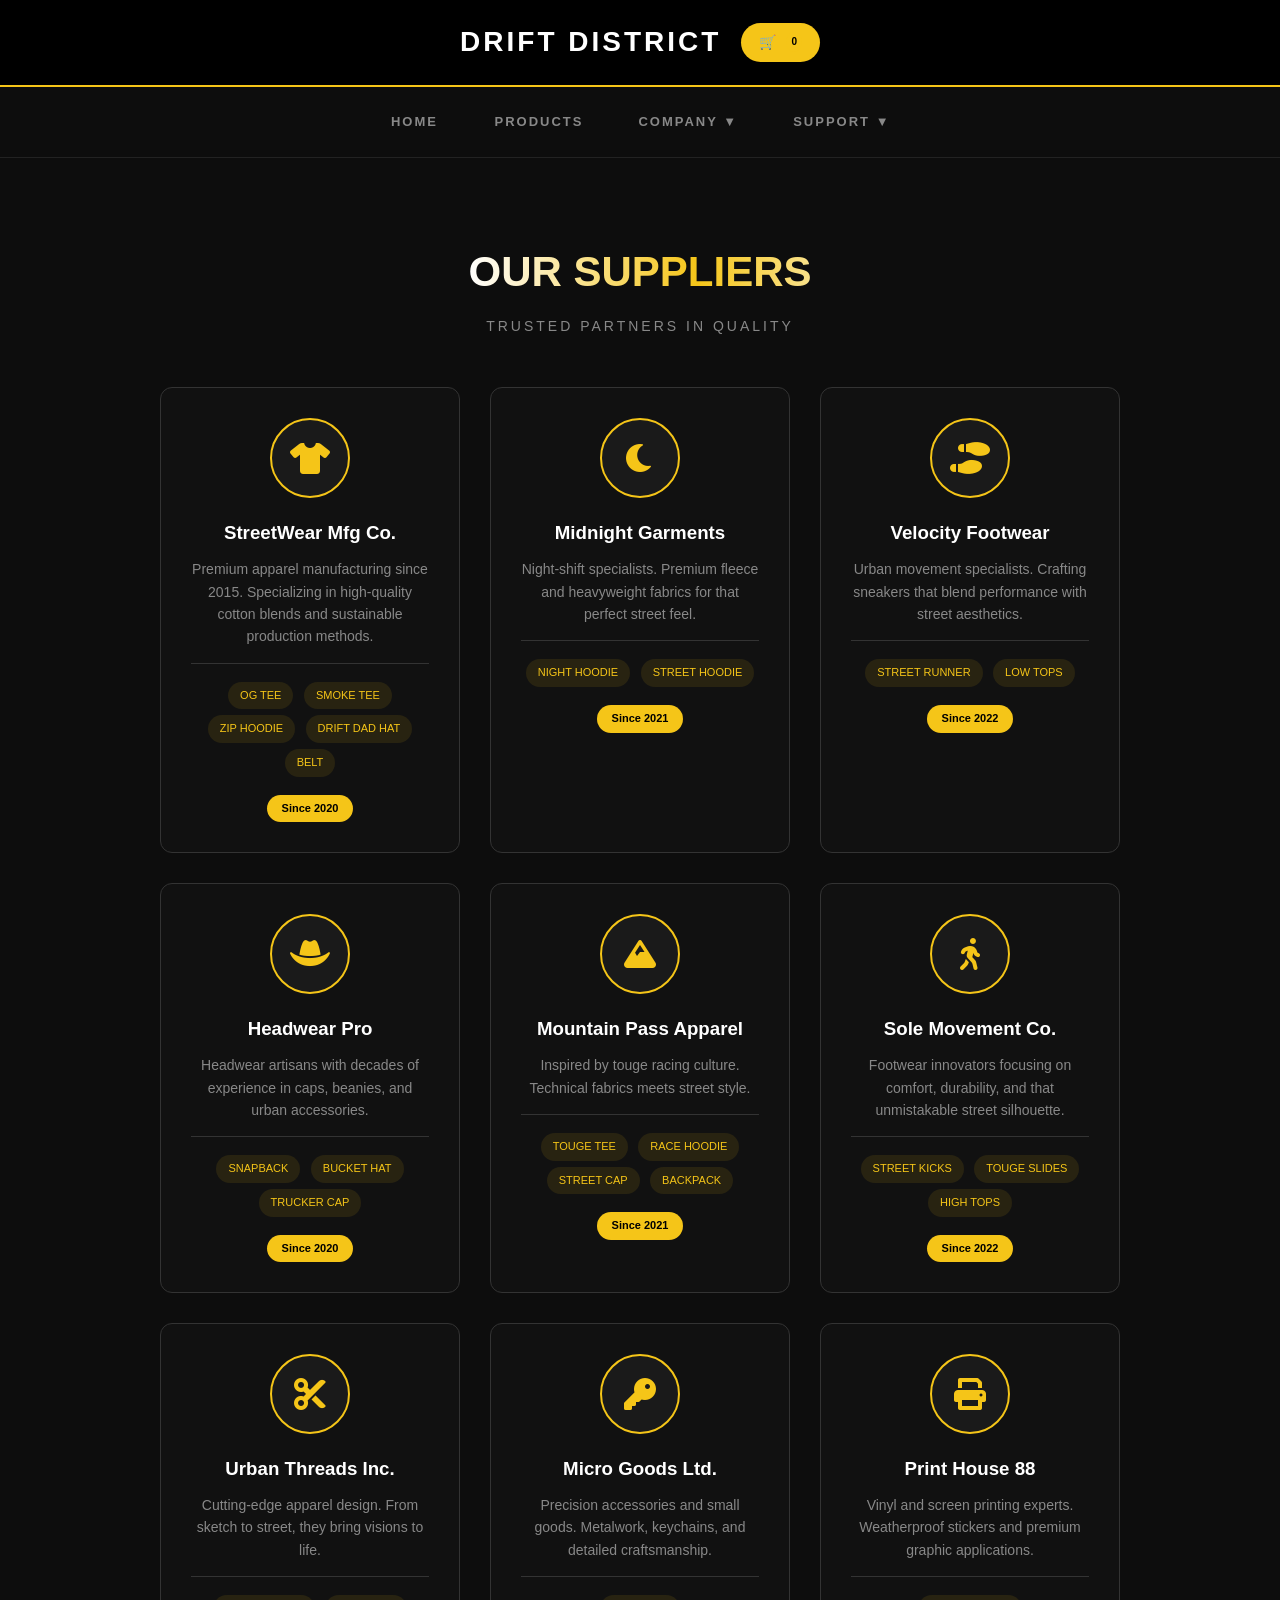
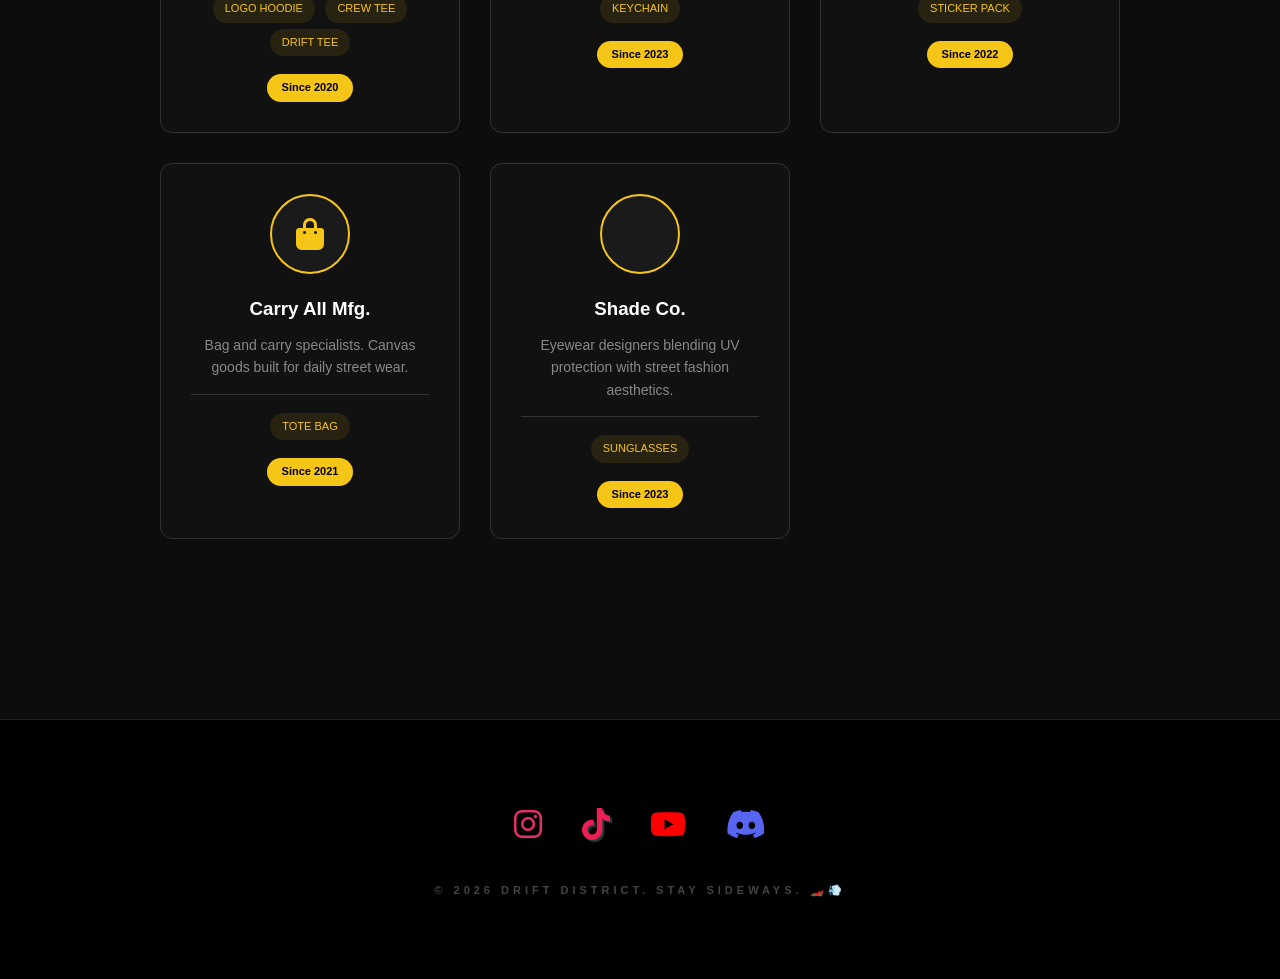
<file: suppliers.html>
<!DOCTYPE html>
<html lang="en">
<head>
    <meta charset="UTF-8">
    <meta name="viewport" content="width=device-width, initial-scale=1.0">
    <title>Our Suppliers - Drift District</title>
    <link rel="stylesheet" href="style.css">
    <link rel="stylesheet" href="https://cdnjs.cloudflare.com/ajax/libs/font-awesome/6.0.0/css/all.min.css">
    <style>
        .shimmer-text {
            background: linear-gradient(90deg, #fff, #f5c518, #fff, #f5c518);
            background-size: 200% auto;
            -webkit-background-clip: text;
            -webkit-text-fill-color: transparent;
            background-clip: text;
            animation: shine 3s linear infinite;
            font-weight: 800;
            text-transform: uppercase;
        }

        @keyframes shine {
            0% { background-position: -200% center; }
            100% { background-position: 200% center; }
        }

        @keyframes float {
            0%, 100% { transform: translateY(0); }
            50% { transform: translateY(-20px); }
        }
        
        .floating-icon {
            display: block;
            width: fit-content;
            margin: 0 auto 10px;
            animation: float 3s ease-in-out infinite !important;
        }

        .suppliers-container {
            padding: 80px 20px;
            max-width: 1000px;
            margin: 0 auto;
        }

        .supplier-grid {
            display: grid;
            grid-template-columns: repeat(auto-fit, minmax(300px, 1fr));
            gap: 30px;
            margin-top: 50px;
        }

        .supplier-card {
            background: #111;
            border: 1px solid #333;
            border-radius: 12px;
            padding: 30px;
            text-align: center;
            transition: all 0.3s ease;
        }

        .supplier-card:hover {
            border-color: #f5c518;
            transform: translateY(-10px);
            box-shadow: 0 20px 40px rgba(245, 197, 24, 0.1);
        }

        .supplier-icon {
            width: 80px;
            height: 80px;
            background: #1a1a1a;
            border-radius: 50%;
            display: flex;
            align-items: center;
            justify-content: center;
            margin: 0 auto 20px;
            border: 2px solid #f5c518;
        }

        .supplier-icon i {
            font-size: 32px;
            color: #f5c518;
        }

        .supplier-products {
            margin-top: 15px;
            padding-top: 15px;
            border-top: 1px solid #333;
        }

        .supplier-products span {
            display: inline-block;
            background: rgba(245, 197, 24, 0.1);
            color: #f5c518;
            padding: 5px 12px;
            border-radius: 15px;
            font-size: 11px;
            margin: 3px;
            text-transform: uppercase;
        }

        .partnership-badge {
            display: inline-block;
            background: #f5c518;
            color: #000;
            padding: 5px 15px;
            border-radius: 20px;
            font-size: 11px;
            font-weight: bold;
            margin-top: 15px;
        }
    </style>
</head>
<body>

<div id="notification-container"></div>

<header>
    <div class="header-top">
        <h1>DRIFT DISTRICT</h1>
        <a href="cart.html" class="cart-icon">🛒 <span id="cart-count">0</span></a>
    </div>
    <nav>
        <a href="index.html">Home</a>
        <a href="products.html">Products</a>
        
        <div class="dropdown">
            <a>Company ▼</a>
            <div class="dropdown-content">
                <a href="about.html">About Us</a>
                <a href="team.html">Our Team</a>
                <a href="suppliers.html">Suppliers</a>
            </div>
        </div>
        
        <div class="dropdown">
            <a>Support ▼</a>
            <div class="dropdown-content">
                <a href="contact.html">Contact</a>
                <a href="admin.html">Admin Panel</a>
            </div>
        </div>
    </nav>
</header>
<div class="suppliers-container">
    <h2 class="floating-icon shimmer-text" style="font-size: 42px; text-align: center; margin-bottom: 10px;">OUR SUPPLIERS</h2>
    <p style="text-align: center; color: #888; margin-bottom: 20px; text-transform: uppercase; letter-spacing: 3px; font-size: 14px;">Trusted Partners in Quality</p>
    
    <div class="supplier-grid">
        
        <div class="supplier-card">
            <div class="supplier-icon">
                <i class="fas fa-tshirt"></i>
            </div>
            <h3 style="color: #fff; margin-bottom: 10px;">StreetWear Mfg Co.</h3>
            <p style="color: #888; font-size: 14px; line-height: 1.6;">Premium apparel manufacturing since 2015. Specializing in high-quality cotton blends and sustainable production methods.</p>
            <div class="supplier-products">
                <span>OG TEE</span>
                <span>SMOKE TEE</span>
                <span>ZIP HOODIE</span>
                <span>DRIFT DAD HAT</span>
                <span>BELT</span>
            </div>
            <span class="partnership-badge">Since 2020</span>
        </div>

        <div class="supplier-card">
            <div class="supplier-icon">
                <i class="fas fa-moon"></i>
            </div>
            <h3 style="color: #fff; margin-bottom: 10px;">Midnight Garments</h3>
            <p style="color: #888; font-size: 14px; line-height: 1.6;">Night-shift specialists. Premium fleece and heavyweight fabrics for that perfect street feel.</p>
            <div class="supplier-products">
                <span>NIGHT HOODIE</span>
                <span>STREET HOODIE</span>
            </div>
            <span class="partnership-badge">Since 2021</span>
        </div>

        <div class="supplier-card">
            <div class="supplier-icon">
                <i class="fas fa-shoe-prints"></i>
            </div>
            <h3 style="color: #fff; margin-bottom: 10px;">Velocity Footwear</h3>
            <p style="color: #888; font-size: 14px; line-height: 1.6;">Urban movement specialists. Crafting sneakers that blend performance with street aesthetics.</p>
            <div class="supplier-products">
                <span>STREET RUNNER</span>
                <span>LOW TOPS</span>
            </div>
            <span class="partnership-badge">Since 2022</span>
        </div>

        <div class="supplier-card">
            <div class="supplier-icon">
                <i class="fas fa-hat-cowboy"></i>
            </div>
            <h3 style="color: #fff; margin-bottom: 10px;">Headwear Pro</h3>
            <p style="color: #888; font-size: 14px; line-height: 1.6;">Headwear artisans with decades of experience in caps, beanies, and urban accessories.</p>
            <div class="supplier-products">
                <span>SNAPBACK</span>
                <span>BUCKET HAT</span>
                <span>TRUCKER CAP</span>
            </div>
            <span class="partnership-badge">Since 2020</span>
        </div>

        <div class="supplier-card">
            <div class="supplier-icon">
                <i class="fas fa-mountain"></i>
            </div>
            <h3 style="color: #fff; margin-bottom: 10px;">Mountain Pass Apparel</h3>
            <p style="color: #888; font-size: 14px; line-height: 1.6;">Inspired by touge racing culture. Technical fabrics meets street style.</p>
            <div class="supplier-products">
                <span>TOUGE TEE</span>
                <span>RACE HOODIE</span>
                <span>STREET CAP</span>
                <span>BACKPACK</span>
            </div>
            <span class="partnership-badge">Since 2021</span>
        </div>

        <div class="supplier-card">
            <div class="supplier-icon">
                <i class="fas fa-walking"></i>
            </div>
            <h3 style="color: #fff; margin-bottom: 10px;">Sole Movement Co.</h3>
            <p style="color: #888; font-size: 14px; line-height: 1.6;">Footwear innovators focusing on comfort, durability, and that unmistakable street silhouette.</p>
            <div class="supplier-products">
                <span>STREET KICKS</span>
                <span>TOUGE SLIDES</span>
                <span>HIGH TOPS</span>
            </div>
            <span class="partnership-badge">Since 2022</span>
        </div>

        <div class="supplier-card">
            <div class="supplier-icon">
                <i class="fas fa-cut"></i>
            </div>
            <h3 style="color: #fff; margin-bottom: 10px;">Urban Threads Inc.</h3>
            <p style="color: #888; font-size: 14px; line-height: 1.6;">Cutting-edge apparel design. From sketch to street, they bring visions to life.</p>
            <div class="supplier-products">
                <span>LOGO HOODIE</span>
                <span>CREW TEE</span>
                <span>DRIFT TEE</span>
            </div>
            <span class="partnership-badge">Since 2020</span>
        </div>

        <div class="supplier-card">
            <div class="supplier-icon">
                <i class="fas fa-key"></i>
            </div>
            <h3 style="color: #fff; margin-bottom: 10px;">Micro Goods Ltd.</h3>
            <p style="color: #888; font-size: 14px; line-height: 1.6;">Precision accessories and small goods. Metalwork, keychains, and detailed craftsmanship.</p>
            <div class="supplier-products">
                <span>KEYCHAIN</span>
            </div>
            <span class="partnership-badge">Since 2023</span>
        </div>

        <div class="supplier-card">
            <div class="supplier-icon">
                <i class="fas fa-print"></i>
            </div>
            <h3 style="color: #fff; margin-bottom: 10px;">Print House 88</h3>
            <p style="color: #888; font-size: 14px; line-height: 1.6;">Vinyl and screen printing experts. Weatherproof stickers and premium graphic applications.</p>
            <div class="supplier-products">
                <span>STICKER PACK</span>
            </div>
            <span class="partnership-badge">Since 2022</span>
        </div>

        <div class="supplier-card">
            <div class="supplier-icon">
                <i class="fas fa-shopping-bag"></i>
            </div>
            <h3 style="color: #fff; margin-bottom: 10px;">Carry All Mfg.</h3>
            <p style="color: #888; font-size: 14px; line-height: 1.6;">Bag and carry specialists. Canvas goods built for daily street wear.</p>
            <div class="supplier-products">
                <span>TOTE BAG</span>
            </div>
            <span class="partnership-badge">Since 2021</span>
        </div>

        <div class="supplier-card">
            <div class="supplier-icon">
                <i class="fas fa-sunglasses"></i>
            </div>
            <h3 style="color: #fff; margin-bottom: 10px;">Shade Co.</h3>
            <p style="color: #888; font-size: 14px; line-height: 1.6;">Eyewear designers blending UV protection with street fashion aesthetics.</p>
            <div class="supplier-products">
                <span>SUNGLASSES</span>
            </div>
            <span class="partnership-badge">Since 2023</span>
        </div>

    </div>
</div>

<footer>
    <div class="footer-content">
        <div class="social-links">
            <a href="#" target="_blank" class="instagram"><i class="fab fa-instagram"></i></a>
            <a href="#" target="_blank" class="tiktok"><i class="fab fa-tiktok"></i></a>
            <a href="#" target="_blank" class="youtube"><i class="fab fa-youtube"></i></a>
            <a href="#" target="_blank" class="discord"><i class="fab fa-discord"></i></a>
        </div>
        <p class="copyright">
            © 2026 DRIFT DISTRICT. STAY SIDEWAYS. 🏎️💨
        </p>
    </div>
</footer>

<script src="script.js"></script>

</body>
</html>
</file>
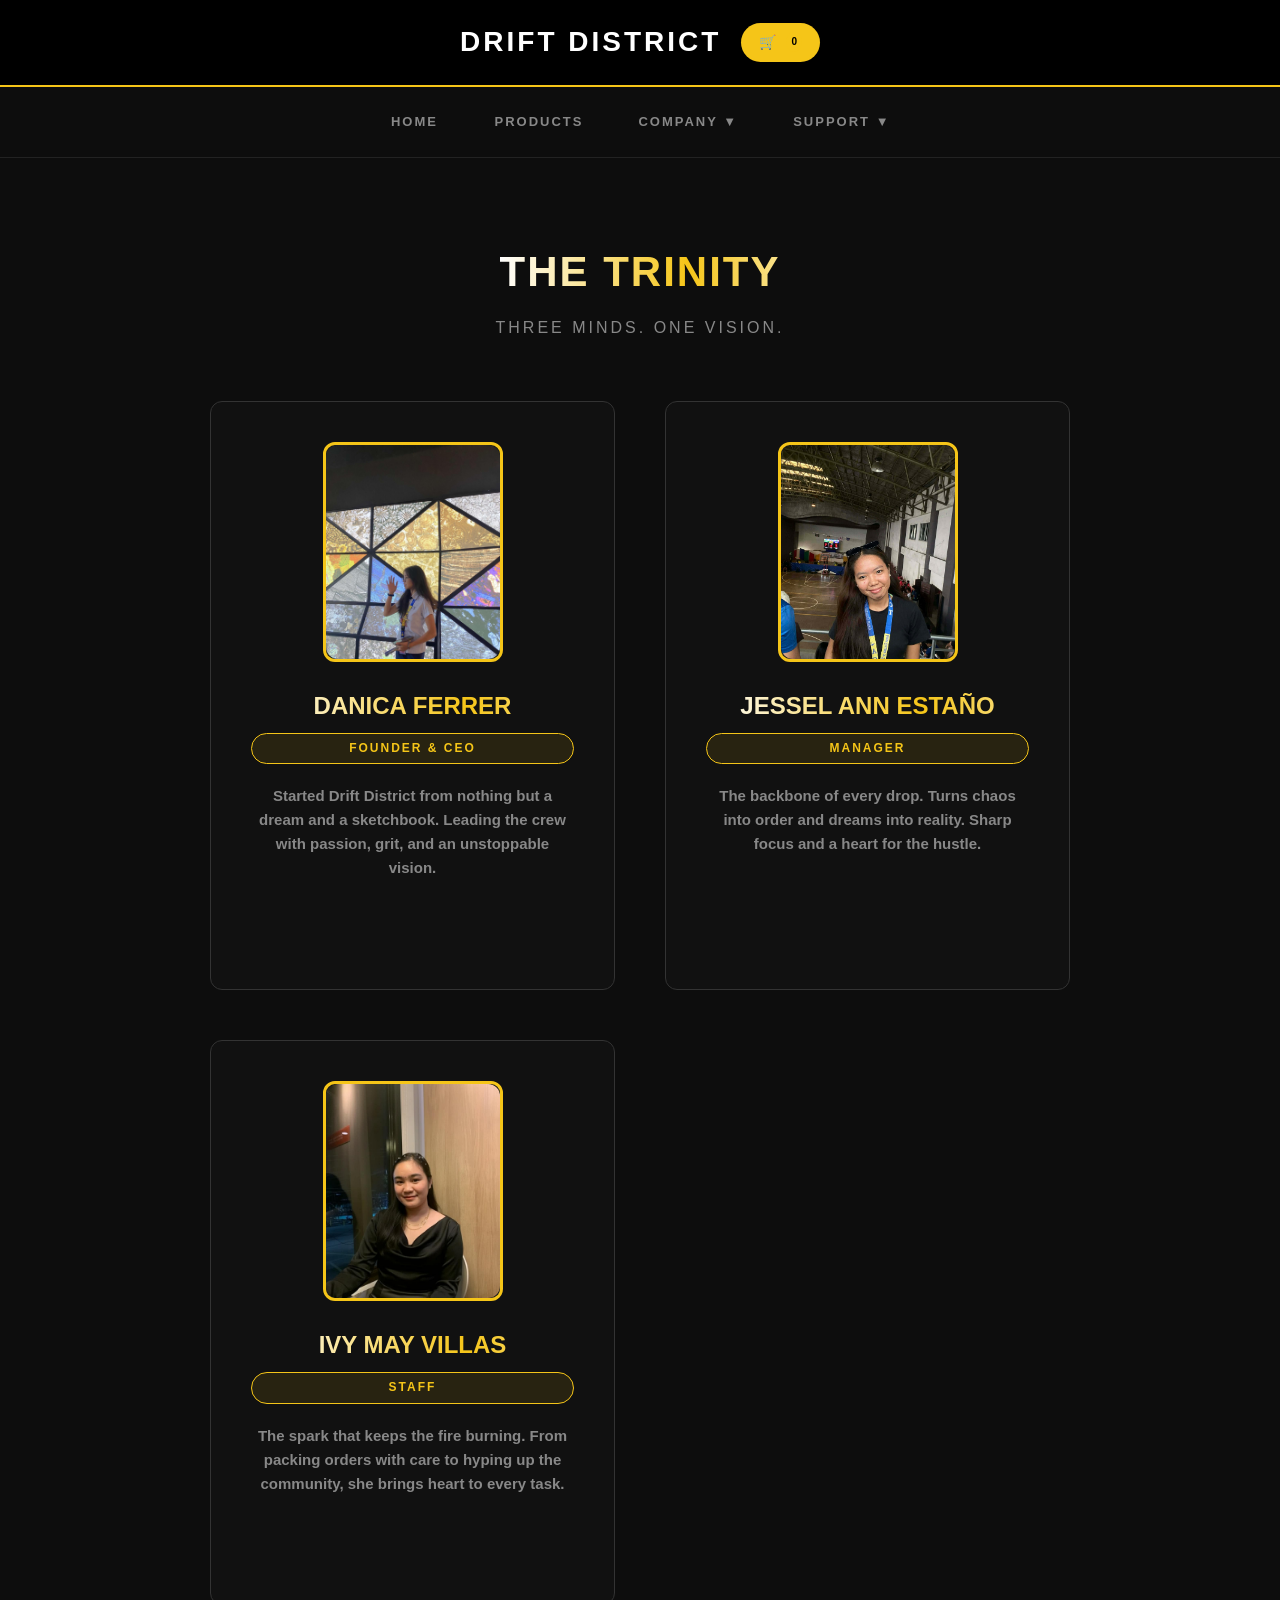
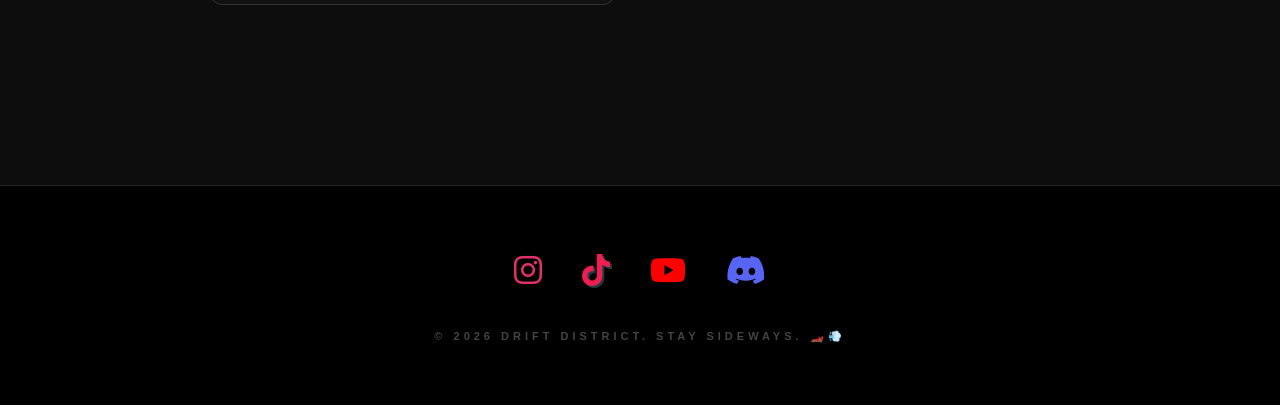
<file: team.html>
<!DOCTYPE html>
<html lang="en">
<head>
    <meta charset="UTF-8">
    <meta name="viewport" content="width=device-width, initial-scale=1.0">
    <title>Team - Drift District</title>
    <link rel="stylesheet" href="style.css">
    <link rel="stylesheet" href="https://cdnjs.cloudflare.com/ajax/libs/font-awesome/6.0.0/css/all.min.css">
    <style>
        .shimmer-text {
            background: linear-gradient(90deg, #fff, #f5c518, #fff, #f5c518);
            background-size: 200% auto;
            -webkit-background-clip: text;
            -webkit-text-fill-color: transparent;
            background-clip: text;
            animation: shine 3s linear infinite;
            font-weight: 800;
            text-transform: uppercase;
        }

        @keyframes shine {
            0% { background-position: -200% center; }
            100% { background-position: 200% center; }
        }

        @keyframes float {
            0%, 100% { transform: translateY(0); }
            50% { transform: translateY(-20px); }
        }
        
        .floating-icon {
            display: block;
            width: fit-content;
            margin: 0 auto 10px;
            animation: float 3s ease-in-out infinite !important;
        }

        @keyframes fadeInUp {
            from {
                opacity: 0;
                transform: translateY(60px);
            }
            to {
                opacity: 1;
                transform: translateY(0);
            }
        }
        
        @keyframes pulse {
            0%, 100% { box-shadow: 0 0 0 0 rgba(245, 197, 24, 0.4); }
            50% { box-shadow: 0 0 0 15px rgba(245, 197, 24, 0); }
        }
        
        .team-card {
            animation: fadeInUp 0.8s ease forwards;
            opacity: 0;
        }
        
        .team-card:nth-child(1) { animation-delay: 0.1s; }
        .team-card:nth-child(2) { animation-delay: 0.3s; }
        .team-card:nth-child(3) { animation-delay: 0.5s; }
        
        .photo-frame {
            position: relative;
            overflow: hidden;
            transition: all 0.4s cubic-bezier(0.175, 0.885, 0.32, 1.275);
            background: #1a1a1a;
        }
        
        .photo-frame:hover {
            transform: scale(1.05) rotate(2deg);
            box-shadow: 0 20px 40px rgba(245, 197, 24, 0.3);
        }
        
        .photo-frame::before {
            content: '';
            position: absolute;
            top: 0;
            left: -100%;
            width: 100%;
            height: 100%;
            background: linear-gradient(90deg, transparent, rgba(255,255,255,0.2), transparent);
            transition: left 0.5s;
            z-index: 1;
        }
        
        .photo-frame:hover::before { left: 100%; }
        
        .photo-frame img { transition: transform 0.4s ease; }
        .photo-frame:hover img { transform: scale(1.1); }
        
        .role-badge {
            display: inline-block;
            animation: pulse 2s infinite;
            border-radius: 20px;
            padding: 5px 15px;
            background: rgba(245, 197, 24, 0.1);
        }
        
        .social-icons {
            margin-top: 20px;
            opacity: 0;
            transform: translateY(20px);
            transition: all 0.4s ease;
        }
        
        .team-card:hover .social-icons {
            opacity: 1;
            transform: translateY(0);
        }
        
        .social-icons a {
            color: #888;
            margin: 0 10px;
            font-size: 18px;
            transition: all 0.3s ease;
        }
        
        .social-icons a:hover {
            color: #f5c518;
            transform: translateY(-5px);
        }

        footer {
            padding: 60px 20px;
            text-align: center;
            border-top: 1px solid #222;
            background: #000;
        }
    </style>
</head>
<body>

<div id="notification-container"></div>

<header>
    <div class="header-top">
        <h1>DRIFT DISTRICT</h1>
        <a href="cart.html" class="cart-icon">🛒 <span id="cart-count">0</span></a>
    </div>
    <nav>
        <a href="index.html">Home</a>
        <a href="products.html">Products</a>
        
        <div class="dropdown">
            <a>Company ▼</a>
            <div class="dropdown-content">
                <a href="about.html">About Us</a>
                <a href="team.html">Our Team</a>
                <a href="suppliers.html">Suppliers</a>
            </div>
        </div>
        
        <div class="dropdown">
            <a>Support ▼</a>
            <div class="dropdown-content">
                <a href="contact.html">Contact</a>
                <a href="admin.html">Admin Panel</a>
            </div>
        </div>
    </nav>
</header>

<section style="padding: 80px 20px; text-align: center; max-width: 900px; margin: 0 auto;">
    <h2 class="floating-icon shimmer-text" style="font-size: 42px; margin-bottom: 10px; letter-spacing: 2px;">THE TRINITY</h2>
    <p style="font-size: 16px; color: #888; margin-bottom: 60px; text-transform: uppercase; letter-spacing: 3px;">Three Minds. One Vision.</p>

    <div style="display: grid; grid-template-columns: repeat(auto-fit, minmax(280px, 1fr)); gap: 50px;">
        
        <div class="card team-card" style="padding: 40px; position: relative; background: #111; border: 1px solid #333; border-radius: 12px;">
            <div class="photo-frame" style="width: 180px; height: 220px; margin: 0 auto 25px; border: 3px solid #f5c518; border-radius: 12px;">
                <img src="images/danica.jpg" alt="Danica Ferrer" style="width: 100%; height: 100%; object-fit: cover;">
            </div>
            <h3 class="name-text shimmer-text" style="margin-bottom: 8px; font-size: 24px;">DANICA FERRER</h3>
            <p class="role-badge" style="color: #f5c518; font-size: 12px; text-transform: uppercase; letter-spacing: 2px; margin-bottom: 20px; border: 1px solid #f5c518;">Founder & CEO</p>
            <p style="color: #888; font-size: 15px; line-height: 1.6;">Started Drift District from nothing but a dream and a sketchbook. Leading the crew with passion, grit, and an unstoppable vision.</p>
            
            <div class="social-icons">
                <a href="#"><i class="fab fa-instagram"></i></a>
                <a href="#"><i class="fab fa-twitter"></i></a>
                <a href="#"><i class="fab fa-linkedin"></i></a>
            </div>
        </div>

        <div class="card team-card" style="padding: 40px; position: relative; background: #111; border: 1px solid #333; border-radius: 12px;">
            <div class="photo-frame" style="width: 180px; height: 220px; margin: 0 auto 25px; border: 3px solid #f5c518; border-radius: 12px;">
                <img src="images/jessel.jpg" alt="Jessel Ann Estaño" style="width: 100%; height: 100%; object-fit: cover;">
            </div>
            <h3 class="name-text shimmer-text" style="margin-bottom: 8px; font-size: 24px;">JESSEL ANN ESTAÑO</h3>
            <p class="role-badge" style="color: #f5c518; font-size: 12px; text-transform: uppercase; letter-spacing: 2px; margin-bottom: 20px; border: 1px solid #f5c518;">Manager</p>
            <p style="color: #888; font-size: 15px; line-height: 1.6;">The backbone of every drop. Turns chaos into order and dreams into reality. Sharp focus and a heart for the hustle.</p>
            
            <div class="social-icons">
                <a href="#"><i class="fab fa-instagram"></i></a>
                <a href="#"><i class="fab fa-twitter"></i></a>
                <a href="#"><i class="fab fa-linkedin"></i></a>
            </div>
        </div>

        <div class="card team-card" style="padding: 40px; position: relative; background: #111; border: 1px solid #333; border-radius: 12px;">
            <div class="photo-frame" style="width: 180px; height: 220px; margin: 0 auto 25px; border: 3px solid #f5c518; border-radius: 12px;">
                <img src="images/ivy.jpg" alt="Ivy May Villas" style="width: 100%; height: 100%; object-fit: cover;">
            </div>
            <h3 class="name-text shimmer-text" style="margin-bottom: 8px; font-size: 24px;">IVY MAY VILLAS</h3>
            <p class="role-badge" style="color: #f5c518; font-size: 12px; text-transform: uppercase; letter-spacing: 2px; margin-bottom: 20px; border: 1px solid #f5c518;">Staff</p>
            <p style="color: #888; font-size: 15px; line-height: 1.6;">The spark that keeps the fire burning. From packing orders with care to hyping up the community, she brings heart to every task.</p>
            
            <div class="social-icons">
                <a href="#"><i class="fab fa-instagram"></i></a>
                <a href="#"><i class="fab fa-twitter"></i></a>
                <a href="#"><i class="fab fa-linkedin"></i></a>
            </div>
        </div>

    </div>
</section>

<footer>
    <div class="footer-content">
        <div class="social-links">
            <a href="#" target="_blank" class="instagram"><i class="fab fa-instagram"></i></a>
            <a href="#" target="_blank" class="tiktok"><i class="fab fa-tiktok"></i></a>
            <a href="#" target="_blank" class="youtube"><i class="fab fa-youtube"></i></a>
            <a href="#" target="_blank" class="discord"><i class="fab fa-discord"></i></a>
        </div>
        <p class="copyright">
            © 2026 DRIFT DISTRICT. STAY SIDEWAYS. 🏎️💨
        </p>
    </div>
</footer>

<script src="script.js"></script>
</body>
</html>
</file>
<file: style.css>
* {
    box-sizing: border-box;
    margin: 0;
    padding: 0;
}

body {
    font-family: 'Inter', -apple-system, BlinkMacSystemFont, sans-serif;
    background: #0d0d0d;
    color: #fff;
    line-height: 1.6;
    overflow-x: hidden;
}

header {
    display: flex;
    flex-direction: column;
    align-items: center;
    width: 100%;
    background: #000;
    position: relative;
    z-index: 999;
}

.header-top {
    display: flex;
    justify-content: center;
    align-items: center;
    gap: 20px;
    padding: 20px 40px;
    background: #000;
    border-bottom: 2px solid #f5c518;
    width: 100%;
}

.header-top h1 {
    margin: 0;
    font-size: 28px;
    letter-spacing: 3px;
    text-transform: uppercase;
    font-weight: 900;
}

.cart-icon {
    background: #f5c518;
    color: #000;
    padding: 8px 18px;
    border-radius: 30px;
    text-decoration: none;
    font-weight: bold;
    font-size: 14px;
    transition: 0.3s;
    display: inline-flex;
    align-items: center;
    gap: 8px;
}

.cart-icon:hover {
    background: #fff;
    transform: scale(1.05);
}

.search-container {
    width: 100%;
    display: flex;
    justify-content: center;
    margin-top: 15px;
    padding: 0 20px;
}

.search-container input {
    width: 100%;
    max-width: 450px;
    padding: 14px 25px;
    background: #1a1a1a;
    border: 1px solid #333;
    border-radius: 30px;
    color: white;
    text-align: center;
    outline: none;
    transition: 0.3s ease;
}

.search-container input:focus {
    border-color: #f5c518;
    box-shadow: 0 0 15px rgba(245, 197, 24, 0.2);
}

nav {
    display: flex;
    justify-content: center;
    align-items: center;
    gap: 25px;
    padding: 15px 20px;
    background: #0d0d0d;
    border-bottom: 1px solid #222;
    width: 100%;
}

nav > a, .dropdown > a {
    color: #888;
    text-decoration: none;
    font-weight: bold;
    font-size: 13px;
    text-transform: uppercase;
    letter-spacing: 2px;
    transition: 0.3s;
    padding: 10px 15px;
    cursor: pointer;
    display: flex;
    align-items: center;
    justify-content: center;
    text-align: center;
    min-width: 80px;
    height: 40px;
    line-height: 1;
    box-sizing: border-box;
}

.dropdown {
    position: relative;
    display: flex;
    align-items: center;
}

.dropdown > a {
    margin: 0;
}

nav > a:hover, .dropdown:hover > a {
    color: #f5c518;
}

nav > a::after, .dropdown > a::after {
    content: '';
    position: absolute;
    bottom: -5px;
    left: 50%;
    transform: translateX(-50%);
    width: 0;
    height: 2px;
    background: #f5c518;
    transition: width 0.2s ease;
}

nav > a:hover::after, .dropdown:hover > a::after {
    width: 80%;
}

.cart-nav {
    display: inline-flex;
    align-items: center;
    text-decoration: none;
    cursor: pointer;
    position: relative;
    z-index: 10;
}

#cart-count {
    pointer-events: none;
    background: #f5c518;
    color: #000;
    font-size: 10px;
    padding: 2px 5px;
    border-radius: 50%;
    margin-left: 2px;
}

.dropdown-content {
    display: none;
    position: absolute;
    background: #111;
    min-width: 160px;
    border: 1px solid #333;
    border-radius: 8px;
    z-index: 1000;
    top: 100%;
    left: 50%;
    transform: translateX(-50%);
    margin-top: 10px;
    box-shadow: 0 10px 30px rgba(0,0,0,0.5);
    overflow: hidden;
}

.dropdown:hover .dropdown-content {
    display: block;
    animation: fadeInDown 0.3s ease;
}

@keyframes fadeInDown {
    from {
        opacity: 0;
        transform: translateX(-50%) translateY(-10px);
    }
    to {
        opacity: 1;
        transform: translateX(-50%) translateY(0);
    }
}

.dropdown-content a {
    display: block;
    padding: 12px 20px;
    color: #888;
    text-decoration: none;
    font-size: 12px;
    text-transform: uppercase;
    letter-spacing: 1px;
    transition: all 0.3s ease;
    border-bottom: 1px solid #222;
    text-align: center;
}

.dropdown-content a:last-child {
    border-bottom: none;
}

.dropdown-content a:hover {
    background: #f5c518;
    color: #000;
}

.dropdown-content a.active {
    color: #f5c518;
    font-weight: bold;
}

.hero {
    text-align: center;
    padding: 140px 20px;
    display: flex;
    flex-direction: column;
    align-items: center;
    justify-content: center;
    animation: fadeIn 0.5s ease;
}

@keyframes fadeIn {
    from { opacity: 0; transform: translateY(30px); }
    to { opacity: 1; transform: translateY(0); }
}

.hero h2 {
    font-size: 58px;
    letter-spacing: -2px;
    margin-bottom: 15px;
    text-transform: uppercase;
    font-weight: 900;
    animation: slideInLeft 0.5s ease;
}

@keyframes slideInLeft {
    from { opacity: 0; transform: translateX(-50px); }
    to { opacity: 1; transform: translateX(0); }
}

.hero p {
    font-size: 18px;
    color: #aaa;
    margin-bottom: 45px;
    max-width: 600px;
    animation: slideInRight 0.5s ease 0.1s both;
}

@keyframes slideInRight {
    from { opacity: 0; transform: translateX(50px); }
    to { opacity: 1; transform: translateX(0); }
}

.hero .btn {
    padding: 20px 50px;
    font-size: 14px;
    letter-spacing: 3px;
    background: #f5c518;
    color: #000;
    text-decoration: none;
    font-weight: 900;
    text-transform: uppercase;
    border-radius: 50px;
    transition: all 0.3s cubic-bezier(0.175, 0.885, 0.32, 1.275);
    box-shadow: 0 5px 20px rgba(245, 197, 24, 0.2);
    animation: bounceIn 0.5s ease 0.2s both;
}

@keyframes bounceIn {
    0% { opacity: 0; transform: scale(0.3); }
    50% { transform: scale(1.05); }
    70% { transform: scale(0.9); }
    100% { opacity: 1; transform: scale(1); }
}

.hero .btn:hover {
    background: #fff;
    transform: translateY(-8px);
    box-shadow: 0 20px 40px rgba(245, 197, 24, 0.4);
}

.products {
    display: grid;
    grid-template-columns: repeat(auto-fit, minmax(280px, 1fr));
    gap: 30px;
    padding: 60px 20px;
    max-width: 1200px;
    margin: 0 auto;
    align-items: stretch;
}

.card {
    background: #161616;
    padding: 25px;
    border-radius: 18px;
    text-align: center;
    border: 1px solid transparent;
    transition: all 0.3s cubic-bezier(0.175, 0.885, 0.32, 1.275);
    position: relative;
    overflow: hidden;
    animation: fadeInUp 0.3s ease both;
    display: flex;
    flex-direction: column;
    height: 100%;
}

.card:nth-child(1) { animation-delay: 0.05s; }
.card:nth-child(2) { animation-delay: 0.1s; }
.card:nth-child(3) { animation-delay: 0.15s; }
.card:nth-child(4) { animation-delay: 0.2s; }
.card:nth-child(5) { animation-delay: 0.25s; }
.card:nth-child(6) { animation-delay: 0.3s; }
.card:nth-child(7) { animation-delay: 0.35s; }
.card:nth-child(8) { animation-delay: 0.4s; }
.card:nth-child(9) { animation-delay: 0.45s; }
.card:nth-child(10) { animation-delay: 0.5s; }

@keyframes fadeInUp {
    from {
        opacity: 0;
        transform: translateY(40px) scale(0.9);
    }
    to {
        opacity: 1;
        transform: translateY(0) scale(1);
    }
}

.card:hover {
    transform: translateY(-12px) scale(1.02);
    border-color: #f5c518;
    box-shadow: 0 20px 40px rgba(245, 197, 24, 0.15);
}

.card::before {
    content: '';
    position: absolute;
    top: 0;
    left: -100%;
    width: 100%;
    height: 100%;
    background: linear-gradient(90deg, transparent, rgba(245, 197, 24, 0.1), transparent);
    transition: left 0.5s ease;
    z-index: 1;
    pointer-events: none;
}

.card:hover::before {
    left: 100%;
}

.card img {
    width: 100%;
    aspect-ratio: 1 / 1;
    object-fit: cover;
    border-radius: 12px;
    margin-bottom: 18px;
    transition: all 0.3s ease;
    position: relative;
    z-index: 2;
    display: block;
}

.card:hover img {
    transform: scale(1.05);
    filter: brightness(1.1);
}

.card h3 {
    margin-bottom: 8px;
    font-size: 22px;
    font-weight: 800;
    background: linear-gradient(90deg, #fff, #f5c518, #fff, #f5c518);
    background-size: 200% auto;
    -webkit-background-clip: text;
    -webkit-text-fill-color: transparent;
    background-clip: text;
    animation: shine 3s linear infinite;
    transition: all 0.2s ease;
    position: relative;
    z-index: 2;
}

@keyframes shine {
    0% { background-position: -200% center; }
    100% { background-position: 200% center; }
}

.card:hover h3 {
    animation-duration: 1s;
    filter: brightness(1.2);
}

.card p {
    color: #f5c518;
    font-size: 18px;
    font-weight: 800;
    margin-bottom: 20px;
    position: relative;
    z-index: 2;
    transition: transform 0.2s ease;
}

.card:hover p {
    transform: scale(1.1);
}

.add-to-cart {
    width: 100%;
    background: transparent;
    border: 1px solid #333;
    color: white;
    padding: 12px;
    border-radius: 10px;
    cursor: pointer;
    font-weight: bold;
    text-transform: uppercase;
    transition: all 0.2s cubic-bezier(0.175, 0.885, 0.32, 1.275);
    position: relative;
    z-index: 2;
    overflow: hidden;
    margin-top: auto;
}

.add-to-cart::before {
    content: '';
    position: absolute;
    top: 0;
    left: -100%;
    width: 100%;
    height: 100%;
    background: #f5c518;
    transition: left 0.25s ease;
    z-index: -1;
}

.add-to-cart:hover {
    color: #000;
    border-color: #f5c518;
    transform: scale(1.05);
    box-shadow: 0 10px 20px rgba(245, 197, 24, 0.3);
}

.add-to-cart:hover::before {
    left: 0;
}

.add-to-cart:active {
    transform: scale(0.95);
}

.cart-container {
    max-width: 700px;
    margin: 40px auto;
    padding: 40px;
    background: #111;
    border-radius: 25px;
    border: 1px solid #222;
    animation: fadeIn 0.5s ease;
}

.cart-item {
    display: flex;
    justify-content: space-between;
    align-items: center;
    padding: 15px 0;
    border-bottom: 1px solid #222;
    animation: slideInLeft 0.3s ease both;
}

.cart-item:nth-child(1) { animation-delay: 0.05s; }
.cart-item:nth-child(2) { animation-delay: 0.1s; }
.cart-item:nth-child(3) { animation-delay: 0.15s; }

.remove-btn {
    background: transparent;
    color: #ff4d4d;
    border: 1px solid #ff4d4d;
    padding: 5px 12px;
    cursor: pointer;
    border-radius: 6px;
    font-size: 12px;
    transition: all 0.2s ease;
}

.remove-btn:hover {
    background: #ff4d4d;
    color: #fff;
    transform: scale(1.1);
}

.checkout-form {
    margin-top: 30px;
    display: flex;
    flex-direction: column;
    gap: 15px;
}

.checkout-form input {
    padding: 16px;
    background: #000;
    border: 1px solid #333;
    color: white;
    border-radius: 12px;
    outline: none;
    transition: all 0.2s ease;
}

.checkout-form input:focus {
    border-color: #f5c518;
    box-shadow: 0 0 10px rgba(245, 197, 24, 0.2);
}

.checkout-btn {
    width: 100%;
    padding: 22px !important;
    font-size: 18px !important;
    letter-spacing: 4px !important;
    margin-top: 20px;
    background: #f5c518 !important;
    color: #000 !important;
    font-weight: 900 !important;
    border-radius: 15px !important;
    border: none;
    cursor: pointer;
    box-shadow: 0 10px 30px rgba(245, 197, 24, 0.3) !important;
    transition: all 0.2s cubic-bezier(0.175, 0.885, 0.32, 1.275) !important;
    animation: pulse 2s infinite;
}

@keyframes pulse {
    0%, 100% { box-shadow: 0 10px 30px rgba(245, 197, 24, 0.3); }
    50% { box-shadow: 0 10px 40px rgba(245, 197, 24, 0.6); }
}

.checkout-btn:hover {
    background: #fff !important;
    transform: translateY(-5px) scale(1.02);
    box-shadow: 0 15px 40px rgba(255, 255, 255, 0.2) !important;
    animation: none;
}

#notification-container {
    position: fixed;
    bottom: 30px;
    right: 30px;
    z-index: 9999;
}

.toast {
    background: #f5c518;
    color: #000;
    padding: 16px 28px;
    margin-top: 10px;
    border-radius: 12px;
    font-weight: 900;
    text-transform: uppercase;
    box-shadow: 0 10px 30px rgba(0,0,0,0.5);
    animation: slideIn 0.3s cubic-bezier(0.175, 0.885, 0.32, 1.275), fadeOut 0.3s 2.7s forwards;
}

@keyframes slideIn {
    from { transform: translateX(120%); opacity: 0; }
    to { transform: translateX(0); opacity: 1; }
}

@keyframes fadeOut {
    to { opacity: 0; transform: translateY(20px); }
}

.category-tabs {
    display: flex;
    flex-wrap: wrap;
    justify-content: center;
    gap: 12px;
    padding: 20px;
    max-width: 900px;
    margin: 0 auto;
}

.tab-btn {
    background: transparent;
    border: 2px solid #333;
    color: #888;
    padding: 12px 28px;
    border-radius: 30px;
    font-weight: 700;
    font-size: 12px;
    letter-spacing: 2px;
    text-transform: uppercase;
    cursor: pointer;
    transition: all 0.2s cubic-bezier(0.175, 0.885, 0.32, 1.275);
    position: relative;
    overflow: hidden;
    animation: fadeInUp 0.3s ease both;
    will-change: transform, box-shadow;
    backface-visibility: hidden;
}

.tab-btn:nth-child(1) { animation-delay: 0.05s; }
.tab-btn:nth-child(2) { animation-delay: 0.1s; }
.tab-btn:nth-child(3) { animation-delay: 0.15s; }
.tab-btn:nth-child(4) { animation-delay: 0.2s; }
.tab-btn:nth-child(5) { animation-delay: 0.25s; }
.tab-btn:nth-child(6) { animation-delay: 0.3s; }

.tab-btn:hover {
    border-color: #f5c518;
    color: #f5c518;
    transform: translateY(-3px);
    box-shadow: 0 10px 20px rgba(245, 197, 24, 0.1);
}

.tab-btn.active {
    background: #f5c518;
    border-color: #f5c518;
    color: #000;
    box-shadow: 0 5px 25px rgba(245, 197, 24, 0.4);
    animation: tabPop 0.3s cubic-bezier(0.34, 1.2, 0.64, 1) forwards;
    transform: scale(1);
}

@keyframes tabPop {
    0% {
        transform: scale(1);
    }
    40% {
        transform: scale(1.08);
    }
    100% {
        transform: scale(1);
    }
}

.tab-btn.active:hover {
    background: #fff;
    border-color: #fff;
    transform: translateY(-3px) scale(1.02);
    box-shadow: 0 8px 30px rgba(255, 255, 255, 0.3);
    transition: all 0.15s ease;
}

.tab-btn {
    transition: all 0.2s cubic-bezier(0.2, 0.9, 0.4, 1.1);
}

.tab-btn:active {
    transform: scale(0.96);
    transition: transform 0.08s ease;
}

footer {
    background: #000;
    padding: 80px 20px;
    border-top: 1px solid #222;
    margin-top: 100px;
    text-align: center;
}

.footer-content {
    display: flex;
    flex-direction: column;
    align-items: center;
    gap: 30px;
}

.social-links {
    display: flex;
    gap: 40px;
    align-items: center;
}

.social-links a {
    font-size: 32px; 
    text-decoration: none;
    transition: all 0.2s cubic-bezier(0.175, 0.885, 0.32, 1.275);
}

.social-links a.instagram { color: #E1306C; }
.social-links a.tiktok { 
    color: #EE1D52;
    text-shadow: 2px 2px rgba(105, 201, 208, 0.3); 
}
.social-links a.youtube { color: #FF0000; }
.social-links a.discord { color: #5865F2; }

.social-links a:hover {
    transform: translateY(-8px) scale(1.1);
    filter: brightness(1.2) drop-shadow(0 0 10px currentColor);
}

.copyright {
    font-size: 11px;
    color: #444;
    letter-spacing: 4px;
    text-transform: uppercase;
    font-weight: 800;
}

@media (min-width: 1024px) {
    .products {
        grid-template-columns: repeat(3, 1fr);
        gap: 30px;
        padding: 60px 40px;
        max-width: 1200px;
        margin: 0 auto;
    }
    
    .card {
        min-height: 450px;
    }
}

@media (min-width: 1440px) {
    .products {
        grid-template-columns: repeat(4, 1fr);
        max-width: 1400px;
    }
}

@media (max-width: 1023px) {
    .products {
        gap: 25px;
        padding: 40px 15px;
    }
    
    .hero h2 {
        font-size: 48px;
    }
}

@media (max-width: 768px) {
    .header-top {
        padding: 15px 20px;
        gap: 12px;
    }
    
    .header-top h1 {
        font-size: 20px;
        letter-spacing: 2px;
    }
    
    .cart-icon {
        padding: 6px 14px;
        font-size: 12px;
    }
    
    nav {
        gap: 8px;
        padding: 12px 10px;
        flex-wrap: wrap;
    }
    
    nav > a, .dropdown > a {
        font-size: 10px;
        padding: 8px 10px;
        min-width: auto;
        height: 36px;
    }
    
    .hero {
        padding: 80px 20px;
    }
    
    .hero h2 {
        font-size: 36px;
        letter-spacing: -1px;
    }
    
    .hero p {
        font-size: 16px;
        padding: 0 15px;
    }
    
    .hero .btn {
        padding: 15px 35px;
        font-size: 12px;
    }
    
    .products {
        grid-template-columns: repeat(auto-fit, minmax(260px, 1fr));
        gap: 20px;
        padding: 30px 15px;
    }
    
    .card {
        padding: 18px;
    }
    
    .card h3 {
        font-size: 18px;
    }
    
    .card p {
        font-size: 16px;
    }
    
    .category-tabs {
        gap: 10px;
        padding: 15px;
    }
    
    .tab-btn {
        padding: 10px 20px;
        font-size: 11px;
    }
    
    .cart-container {
        padding: 25px 20px;
        margin: 30px 15px;
    }
    
    footer {
        padding: 50px 20px;
        margin-top: 60px;
    }
    
    .social-links {
        gap: 30px;
    }
    
    .social-links a {
        font-size: 28px;
    }
    
    .copyright {
        font-size: 10px;
        letter-spacing: 2px;
    }
    
    .dropdown-content {
        position: fixed;
        top: auto;
        left: 50%;
        transform: translateX(-50%);
        width: 90%;
        max-width: 280px;
        margin-top: 5px;
    }
}

@media (max-width: 600px) {
    .header-top {
        flex-direction: column;
        gap: 12px;
        text-align: center;
    }
    
    .header-top h1 {
        font-size: 22px;
    }
    
    nav {
        gap: 6px;
    }
    
    nav > a, .dropdown > a {
        font-size: 9px;
        padding: 6px 8px;
        height: 32px;
    }
    
    .hero h2 {
        font-size: 28px;
    }
    
    .hero .btn {
        padding: 12px 28px;
        font-size: 11px;
    }
    
    .products {
        grid-template-columns: 1fr;
        gap: 18px;
    }
    
    .tab-btn {
        padding: 8px 16px;
        font-size: 10px;
    }
}

@media (max-width: 480px) {
    .header-top h1 {
        font-size: 18px;
        letter-spacing: 1px;
    }
    
    .cart-icon {
        padding: 6px 12px;
        font-size: 11px;
    }
    
    .hero h2 {
        font-size: 24px;
    }
    
    .hero p {
        font-size: 14px;
    }
    
    .card h3 {
        font-size: 16px;
    }
    
    .card p {
        font-size: 14px;
    }
    
    .add-to-cart {
        padding: 10px;
        font-size: 12px;
    }
    
    .cart-item {
        flex-direction: column;
        align-items: flex-start;
        gap: 10px;
    }
    
    .remove-btn {
        width: 100%;
        text-align: center;
        margin-top: 5px;
    }
    
    .checkout-btn {
        padding: 15px !important;
        font-size: 14px !important;
    }
    
    .password-box {
        padding: 30px 20px;
    }
    
    .password-box h2 {
        font-size: 24px;
    }
    
    .password-box input {
        padding: 14px 20px;
        font-size: 16px;
    }
    
    .password-box button {
        padding: 14px;
        font-size: 14px;
    }
    
    .stats-grid {
        grid-template-columns: 1fr;
    }
}

@media (max-width: 768px) and (orientation: landscape) {
    .hero {
        padding: 40px 20px;
    }
    
    .products {
        grid-template-columns: repeat(auto-fit, minmax(240px, 1fr));
    }
    
    nav {
        padding: 8px 10px;
    }
}

@media (hover: none) and (pointer: coarse) {
    nav > a, .dropdown > a, .tab-btn, .add-to-cart, .remove-btn {
        min-height: 44px;
    }
    
    .cart-icon {
        padding: 10px 20px;
    }
    
    .dropdown-content a {
        padding: 14px 20px;
    }
}

img {
    max-width: 100%;
    height: auto;
}

html {
    scroll-behavior: smooth;
}

input, select, textarea, button {
    font-size: 16px;
}

.container, .admin-container, .cart-container, .products, .category-tabs {
    width: 100%;
    max-width: 100%;
    box-sizing: border-box;
}

.admin-container {
    padding: 40px 20px;
    max-width: 1200px;
    margin: 0 auto;
}

.stats-grid {
    display: grid;
    grid-template-columns: repeat(auto-fit, minmax(150px, 1fr));
    gap: 20px;
    margin-bottom: 40px;
}

@media (max-width: 768px) {
    .stats-grid {
        grid-template-columns: repeat(auto-fit, minmax(140px, 1fr));
        gap: 12px;
    }
    
    .stat-card {
        padding: 15px;
    }
    
    .stat-card p {
        font-size: 24px;
    }
    
    .admin-order-card {
        padding: 18px;
    }
    
    .order-header {
        flex-direction: column;
        align-items: flex-start;
    }
    
    .order-id {
        font-size: 20px;
    }
    
    .order-details {
        grid-template-columns: 1fr;
        gap: 12px;
    }
}

.empty-cart-msg {
    text-align: center;
    color: #666;
    font-size: clamp(16px, 4vw, 22px);
    font-weight: 600;
    letter-spacing: 2px;
    padding: clamp(30px, 8vw, 60px) 0;
    text-transform: uppercase;
    margin: 0;
}

.cart-item {
    display: flex;
    justify-content: space-between;
    align-items: center;
    padding: clamp(15px, 3vw, 20px);
    background: #111;
    margin-bottom: 10px;
    border-radius: 8px;
    border-left: 3px solid #f5c518;
    flex-wrap: wrap;
    gap: 10px;
}

.item-name {
    flex: 1;
    min-width: 200px;
    margin: 0;
    font-size: clamp(14px, 2.5vw, 16px);
}

.remove-btn {
    background: #ff4444;
    color: white;
    border: none;
    padding: clamp(6px, 1.5vw, 10px) clamp(10px, 2vw, 15px);
    border-radius: 4px;
    cursor: pointer;
    font-weight: bold;
    font-size: clamp(12px, 2vw, 14px);
    white-space: nowrap;
}

.cart-container {
    padding: clamp(60px, 10vw, 80px) clamp(15px, 4vw, 20px);
    max-width: min(90%, 800px);
    margin: 0 auto;
    width: 100%;
    box-sizing: border-box;
}

.checkout-form input {
    width: 100%;
    padding: clamp(12px, 3vw, 14px);
    margin-bottom: 12px;
    background: #111;
    border: 1px solid #333;
    color: white;
    border-radius: 8px;
    outline: none;
    font-size: clamp(14px, 2.5vw, 16px);
    box-sizing: border-box;
}

.checkout-form input:focus {
    border-color: #f5c518;
}

.checkout-btn {
    width: 100%;
    padding: clamp(15px, 4vw, 18px);
    font-size: clamp(16px, 3vw, 18px);
    font-weight: 800;
    background: #f5c518;
    color: #000;
    border: none;
    cursor: pointer;
    border-radius: 8px;
    margin-top: 10px;
}

#cart-total {
    text-align: right;
    margin-top: 20px;
    font-weight: 900;
    font-size: clamp(22px, 5vw, 28px);
    color: #fff;
    letter-spacing: 1px;
}
</file>
